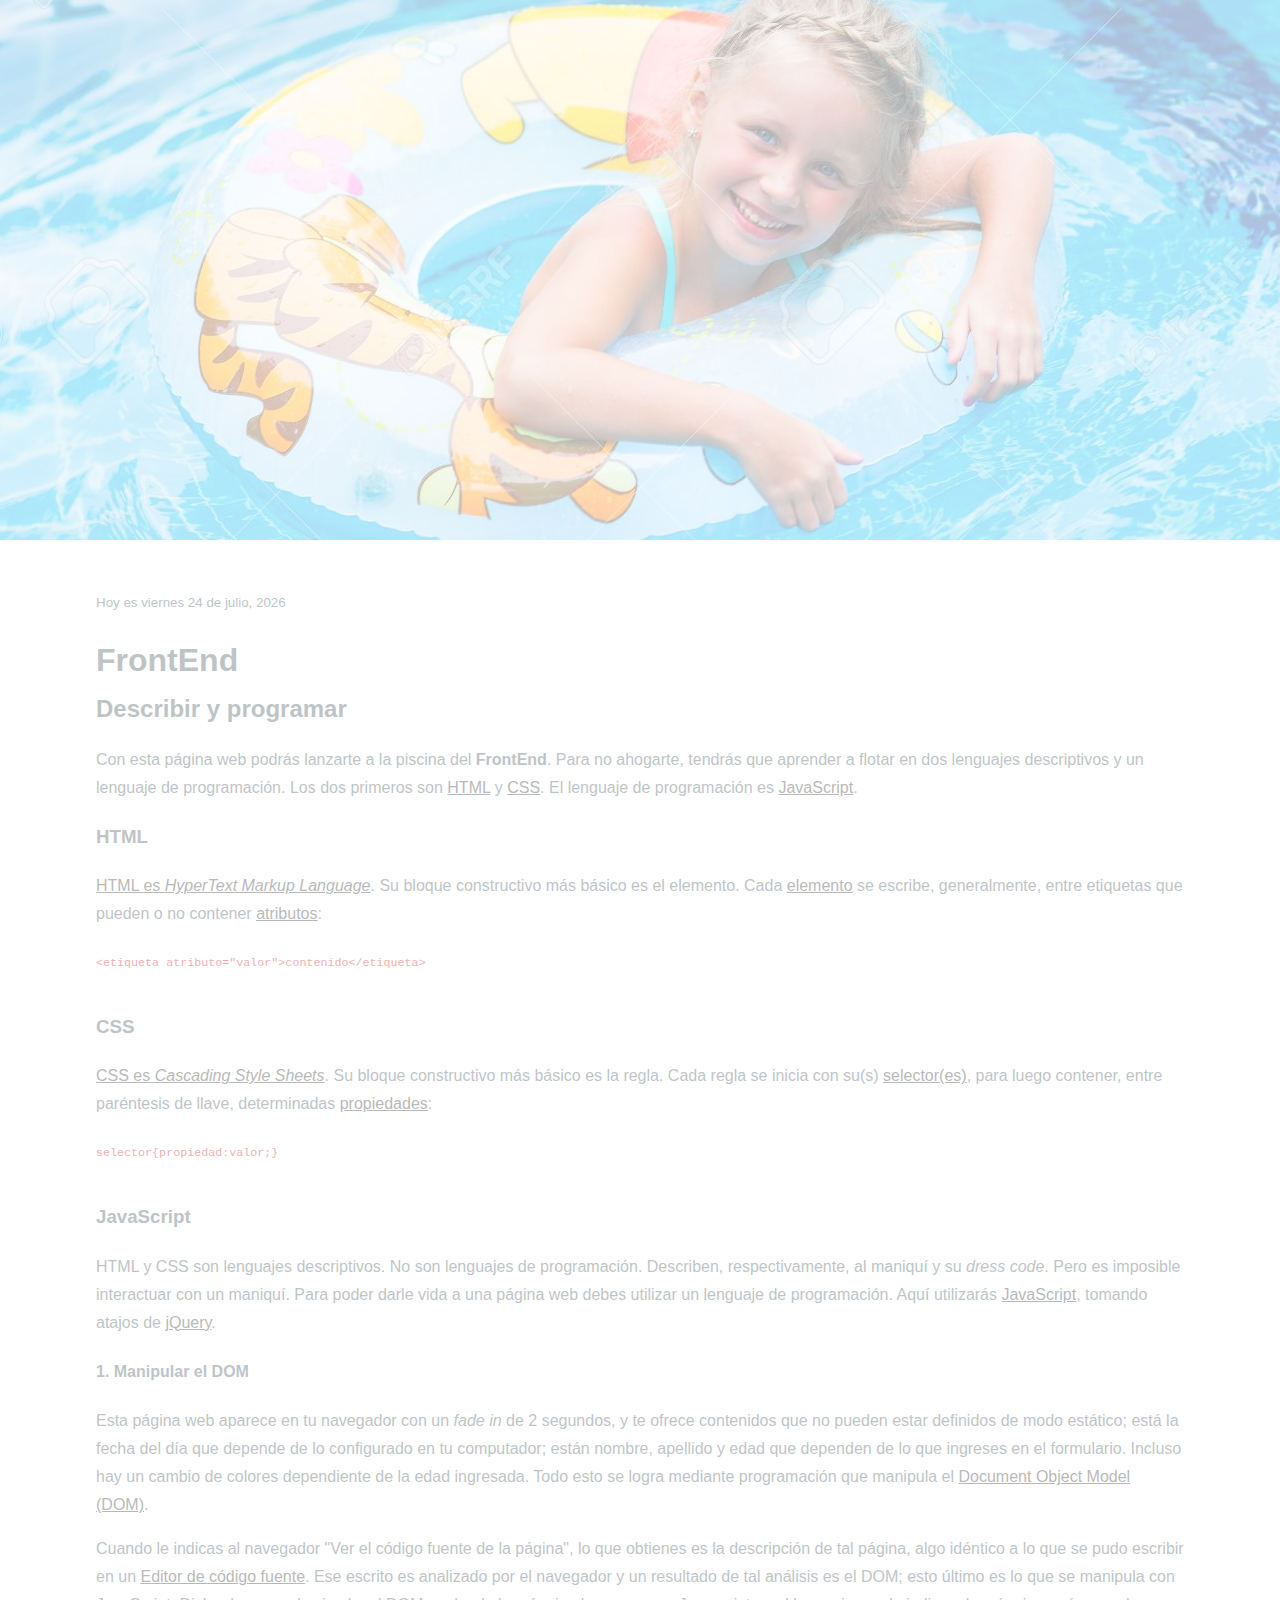
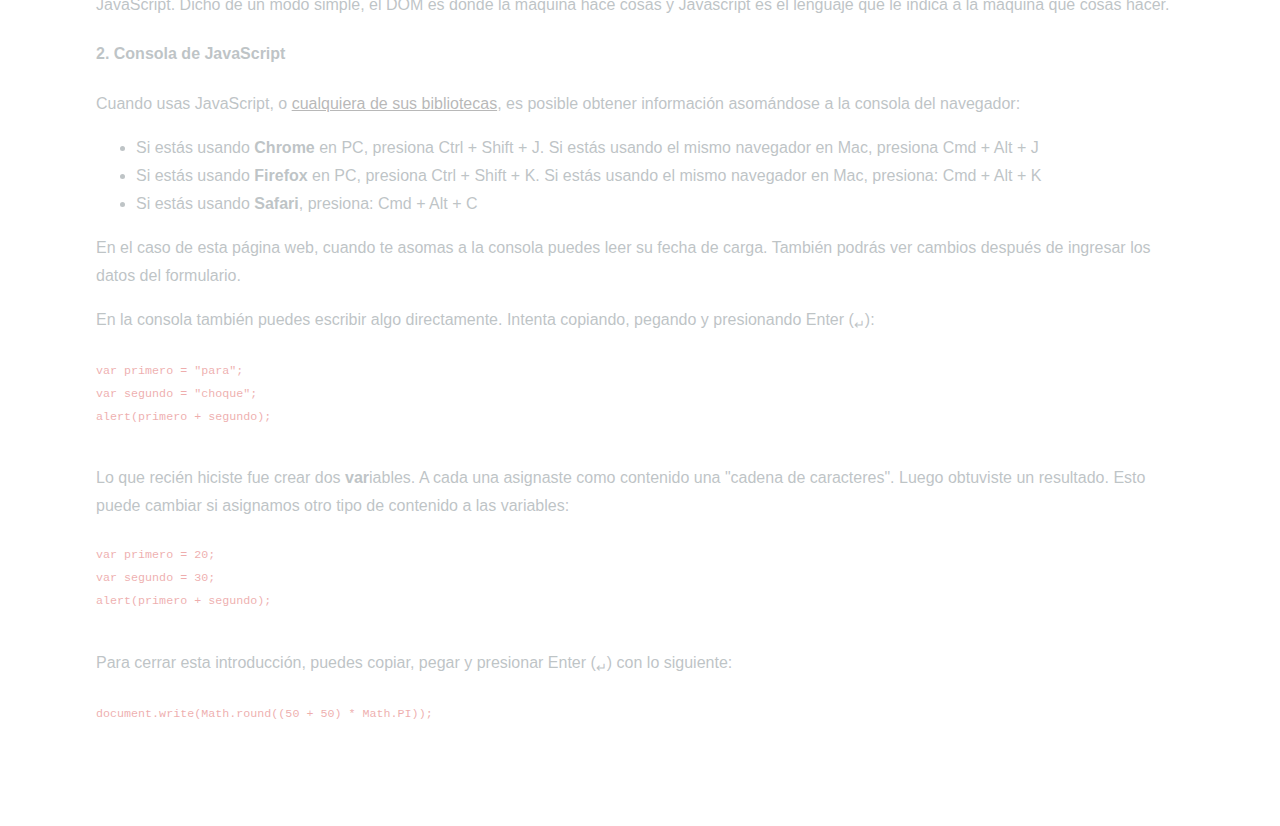
<file: clase-02/index.html>
<!doctype html>
<html lang="es">
<head>
<meta charset="utf-8">
<meta name="viewport" content="width=device-width, initial-scale=1, shrink-to-fit=no">
<title>FrontEnd | Describir y programar</title>
<link rel="stylesheet" href="https://use.fontawesome.com/releases/v5.7.2/css/all.css" integrity="sha384-fnmOCqbTlWIlj8LyTjo7mOUStjsKC4pOpQbqyi7RrhN7udi9RwhKkMHpvLbHG9Sr" crossorigin="anonymous">
<link rel="stylesheet" href="estilo.css">
</head>
<body class="hidden">
  <a id="scrolling" href="#"><i class="fas fa-2x fa-arrow-circle-up"></i></a>
  <div class="imagen"></div>
  <div class="texto">
    <p><small></small></p>    
    <h1>FrontEnd</h1>
    <h2>Describir y programar</h2>
    <p>Con esta página web podrás lanzarte a la piscina del <strong>FrontEnd</strong>. Para no ahogarte, tendrás que aprender a flotar en dos lenguajes descriptivos y un lenguaje de programación. Los dos primeros son <a href="#html">HTML</a> y <a href="#css">CSS</a>. El lenguaje de programación es <a href="#js">JavaScript</a>.</p>
    <h3 id="html">HTML</h3>
    <p><a href="https://github.com/profesorfaco/modulo-web/wiki/HTML" title="Wiki del Repositorio" target="_blank">HTML es <span lang="en">HyperText Markup Language</span></a>. Su bloque constructivo más básico es el elemento. Cada <a href="https://developer.mozilla.org/es/docs/Web/HTML/Elemento" target="_blank" title="Referencia de Elementos HTML">elemento</a> se escribe, generalmente, entre etiquetas que pueden o no contener <a href="https://developer.mozilla.org/es/docs/Web/HTML/Atributos" title="Referencia de Atributos HTML" target="_blank">atributos</a>:</p>
    <pre><code>&lt;etiqueta atributo="valor"&gt;contenido&lt;/etiqueta&gt;</code></pre>
    <h3 id="css">CSS</h3>
    <p><a href="https://github.com/profesorfaco/bases/wiki/CSS" title="Wiki del Repositorio" target="_blank">CSS es <span lang="en">Cascading Style Sheets</span></a>. Su bloque constructivo más básico es la regla. Cada regla se inicia con su(s) <a href="https://developer.mozilla.org/es/docs/Web/CSS/Referencia_CSS#Selectores" target="_blank" title="Referencia CSS">selector(es)</a>, para luego contener, entre paréntesis de llave, determinadas <a href="https://www.w3schools.com/cssref/default.asp" target="_blank" title="CSS Properties">propiedades</a>:</p>
    <pre><code>selector{propiedad:valor;}</code></pre>
    <h3 id="js">JavaScript</h3>
    <p>HTML y CSS son lenguajes descriptivos. No son lenguajes de programación. Describen, respectivamente, al maniquí y su <span lang="en">dress code</span>. Pero es imposible interactuar con un maniquí. Para poder darle vida a una página web debes utilizar un lenguaje de programación. Aquí utilizarás <a href="https://github.com/profesorfaco/bases/wiki/JavaScript" title="Wiki del Repositorio" target="_blank">JavaScript</a>, tomando atajos de <a href="https://github.com/profesorfaco/bases/wiki/jQuery" title="Wiki del Repositorio" target="_blank">jQuery</a>.</p>
    <h4>1. Manipular el DOM</h4>
    <p>Esta página web aparece en tu navegador con un <span lang="en">fade in</span> de 2 segundos, y te ofrece contenidos que no pueden estar definidos de modo estático; está la fecha del día que depende de lo configurado en tu computador; están nombre, apellido y edad que dependen de lo que ingreses en el formulario. Incluso hay un cambio de colores dependiente de la edad ingresada. Todo esto se logra mediante programación que manipula el <a href="https://es.wikipedia.org/wiki/Document_Object_Model" title="Wikipedia" target="_blank">Document Object Model (DOM)</a>.</p>
    <p>Cuando le indicas al navegador "Ver el código fuente de la página", lo que obtienes es la descripción de tal página, algo idéntico a lo que se pudo escribir en un <a href="https://es.wikipedia.org/wiki/Editor_de_código_fuente" title="Wikipedia" target="_blank">Editor de código fuente</a>. Ese escrito es analizado por el navegador y un resultado de tal análisis es el DOM; esto último es lo que se manipula con JavaScript. Dicho de un modo simple, el DOM es donde la máquina hace cosas y Javascript es el lenguaje que le indica a la máquina qué cosas hacer.</p>
    <h4>2. Consola de JavaScript</h4>
    <p>Cuando usas JavaScript, o <a href="https://www.javascripting.com/" target="_blank" title="JavaScripting.com | The Database of JavaScript Libraries">cualquiera de sus bibliotecas</a>, es posible obtener información asomándose a la consola del navegador:</p>
    <ul>
      <li>Si estás usando <strong>Chrome</strong> en PC, presiona Ctrl + Shift + J. Si estás usando el mismo navegador en Mac, presiona Cmd + Alt + J</li>
      <li>Si estás usando <strong>Firefox</strong> en PC, presiona Ctrl + Shift + K. Si estás usando el mismo navegador en Mac, presiona: Cmd + Alt + K</li>
      <li>Si estás usando <strong>Safari</strong>, presiona: Cmd + Alt + C</li>
    </ul>
    <p>En el caso de esta página web, cuando te asomas a la consola puedes leer su fecha de carga. También podrás ver cambios después de ingresar los datos del formulario.</p>
    <p>En la consola también puedes escribir algo directamente. Intenta copiando, pegando y presionando Enter (<sub>&crarr;</sub>):</p>
    <pre><code>var primero = "para";
var segundo = "choque";
alert(primero + segundo);</code></pre>
    <p>Lo que recién hiciste fue crear dos <strong>var</strong>iables. A cada una asignaste como contenido una "cadena de caracteres". Luego obtuviste un resultado. Esto puede cambiar si asignamos otro tipo de contenido a las variables:</p>
    <pre><code>var primero = 20;
var segundo = 30;
alert(primero + segundo);</code></pre>
    <p>Para cerrar esta introducción, puedes copiar, pegar y presionar Enter (<sub>&crarr;</sub>) con lo siguiente:</p>
    <pre><code>document.write(Math.round((50 + 50) * Math.PI));</code></pre>
  </div>
  <script src="https://ajax.googleapis.com/ajax/libs/jquery/3.3.1/jquery.min.js"></script>
  <script src="interactuar.js"></script>
</body>
</html>
</file>
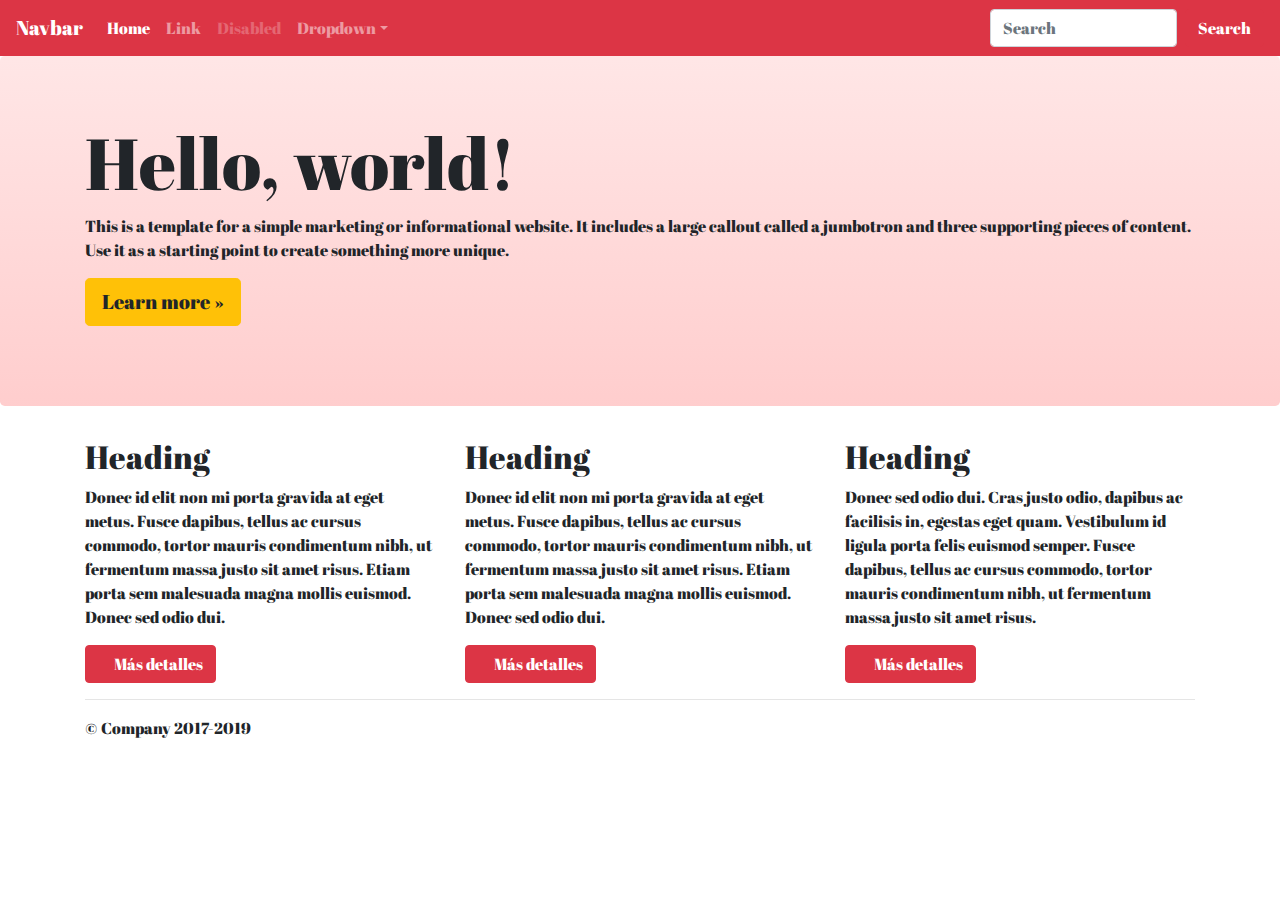
<file: clase-04/index.html>
<!doctype html>
<html lang="es">
  <head>
    <!-- reutilizar este comentario -->
    <meta charset="utf-8">
    <meta name="viewport" content="width=device-width, initial-scale=1, shrink-to-fit=no">
    <!-- CSS de Bootstrap-->
    <link rel="stylesheet" href="https://stackpath.bootstrapcdn.com/bootstrap/4.3.1/css/bootstrap.min.css" integrity="sha384-ggOyR0iXCbMQv3Xipma34MD+dH/1fQ784/j6cY/iJTQUOhcWr7x9JvoRxT2MZw1T" crossorigin="anonymous">
    <!-- Mi CSS-->    
    <link rel="stylesheet" href="style.css">
    <link rel="stylesheet" href="https://use.fontawesome.com/releases/v5.8.1/css/all.css" integrity="sha384-50oBUHEmvpQ+1lW4y57PTFmhCaXp0ML5d60M1M7uH2+nqUivzIebhndOJK28anvf" crossorigin="anonymous">    
    <title>Hola mundo</title>
  </head>
  <body>

   <nav class="navbar navbar-expand-md navbar-dark fixed-top bg-danger">
  <a class="navbar-brand" href="#">Navbar</a>
  <button class="navbar-toggler" type="button" data-toggle="collapse" data-target="#navbarsExampleDefault" aria-controls="navbarsExampleDefault" aria-expanded="false" aria-label="Toggle navigation">
    <span class="navbar-toggler-icon"></span>
  </button>

  <div class="collapse navbar-collapse" id="navbarsExampleDefault">
    <ul class="navbar-nav mr-auto">
      <li class="nav-item active">
        <a class="nav-link" href="#">Home <span class="sr-only">(current)</span></a>
      </li>
      <li class="nav-item">
        <a class="nav-link" href="#">Link</a>
      </li>
      <li class="nav-item">
        <a class="nav-link disabled" href="#">Disabled</a>
      </li>
      <li class="nav-item dropdown">
        <a class="nav-link dropdown-toggle" href="#" id="dropdown01" data-toggle="dropdown" aria-haspopup="true" aria-expanded="false">Dropdown</a>
        <div class="dropdown-menu" aria-labelledby="dropdown01">
          <a class="dropdown-item" href="#">Action</a>
          <a class="dropdown-item" href="#">Another action</a>
          <a class="dropdown-item" href="#">Something else here</a>
        </div>
      </li>
    </ul>
    <form class="form-inline my-2 my-lg-0">
      <input class="form-control mr-sm-2" type="text" placeholder="Search" aria-label="Search">
      <button class="btn btn-danger my-2 my-sm-0" type="submit">Search</button>
    </form>
  </div>
</nav>

<main role="main">

  <!-- Main jumbotron for a primary marketing message or call to action -->
  <div class="jumbotron">
    <div class="container">
      <h1 class="display-3">Hello, world!</h1>
      <p>This is a template for a simple marketing or informational website. It includes a large callout called a jumbotron and three supporting pieces of content. Use it as a starting point to create something more unique.</p>
      <p><a class="btn btn-warning btn-lg" href="#" role="button">Learn more &raquo;</a></p>
    </div>
  </div>

  <div class="container">
    <!-- Example row of columns -->
    <div class="row">
      
      <div class="col-12 col-sm-6 col-md-4">
        <h2>Heading</h2>
        <p>Donec id elit non mi porta gravida at eget metus. Fusce dapibus, tellus ac cursus commodo, tortor mauris condimentum nibh, ut fermentum massa justo sit amet risus. Etiam porta sem malesuada magna mollis euismod. Donec sed odio dui. </p>
        <!-- Button trigger modal -->
        <button type="button" class="btn btn-danger" data-toggle="modal" data-target="#primerModal">
          <i class="far fa-3x fa-smile-wink mr-3"></i> Más detalles
        </button>
      </div>
      
      <div class="col-12 col-sm-6 col-md-4">
        <h2>Heading</h2>
        <p>Donec id elit non mi porta gravida at eget metus. Fusce dapibus, tellus ac cursus commodo, tortor mauris condimentum nibh, ut fermentum massa justo sit amet risus. Etiam porta sem malesuada magna mollis euismod. Donec sed odio dui. </p>
        <!-- Button trigger modal -->
        <button type="button" class="btn btn-danger" data-toggle="modal" data-target="#segundoModal">
          <i class="fas fa-3x fa-frog mr-3"></i> Más detalles
        </button>
      </div>
      
      <div class="col-12 col-sm-6 col-md-4">
        <h2>Heading</h2>
        <p>Donec sed odio dui. Cras justo odio, dapibus ac facilisis in, egestas eget quam. Vestibulum id ligula porta felis euismod semper. Fusce dapibus, tellus ac cursus commodo, tortor mauris condimentum nibh, ut fermentum massa justo sit amet risus.</p>
        <!-- Button trigger modal -->
        <button type="button" class="btn btn-danger" data-toggle="modal" data-target="#tercerModal">
          <i class="far fa-3x fa-laugh-wink mr-3"></i> Más detalles
        </button>
      </div>

    </div> <!-- /row -->
    <hr>
  </div> <!-- /container -->

</main>
<footer class="container"><p>&copy; Company 2017-2019</p></footer>
      <!-- Primer Modal -->
        <div class="modal fade" id="primerModal" tabindex="-1" role="dialog" aria-labelledby="exampleModalLabel" aria-hidden="true">
          <div class="modal-dialog" role="document">
            <div class="modal-content">
              <div class="modal-header">
                <h5 class="modal-title" id="exampleModalLabel">Modal title</h5>
                <button type="button" class="close" data-dismiss="modal" aria-label="Close">
                  <span aria-hidden="true">&times;</span>
                </button>
              </div>
              <div class="modal-body">
                ...
              </div>
              <div class="modal-footer">
                <button type="button" class="btn btn-secondary" data-dismiss="modal">Close</button>
                <button type="button" class="btn btn-primary">Save changes</button>
              </div>
            </div>
          </div>
        </div>
        <!-- Segundo Modal -->
        <div class="modal fade" id="segundoModal" tabindex="-1" role="dialog" aria-labelledby="exampleModalLabel" aria-hidden="true">
          <div class="modal-dialog" role="document">
            <div class="modal-content">
              <div class="modal-header">
                <h5 class="modal-title" id="exampleModalLabel">Modal title</h5>
                <button type="button" class="close" data-dismiss="modal" aria-label="Close">
                  <span aria-hidden="true">&times;</span>
                </button>
              </div>
              <div class="modal-body">
                ...
              </div>
              <div class="modal-footer">
                <button type="button" class="btn btn-secondary" data-dismiss="modal">Close</button>
                <button type="button" class="btn btn-primary">Save changes</button>
              </div>
            </div>
          </div>
        </div>
        <!-- Tercer Modal -->
        <div class="modal fade" id="tercerModal" tabindex="-1" role="dialog" aria-labelledby="exampleModalLabel" aria-hidden="true">
          <div class="modal-dialog" role="document">
            <div class="modal-content">
              <div class="modal-header">
                <h5 class="modal-title" id="exampleModalLabel">Modal title</h5>
                <button type="button" class="close" data-dismiss="modal" aria-label="Close">
                  <span aria-hidden="true">&times;</span>
                </button>
              </div>
              <div class="modal-body">
                ...
              </div>
              <div class="modal-footer">
                <button type="button" class="btn btn-secondary" data-dismiss="modal">Close</button>
                <button type="button" class="btn btn-primary">Save changes</button>
              </div>
            </div>
          </div>
        </div>    
    <!-- Optional JavaScript -->
    <!-- jQuery first, then Popper.js, then Bootstrap JS -->
    <script src="https://ajax.googleapis.com/ajax/libs/jquery/3.3.1/jquery.min.js"></script>
    <script src="https://cdnjs.cloudflare.com/ajax/libs/popper.js/1.14.7/umd/popper.min.js" integrity="sha384-UO2eT0CpHqdSJQ6hJty5KVphtPhzWj9WO1clHTMGa3JDZwrnQq4sF86dIHNDz0W1" crossorigin="anonymous"></script>
    <script src="https://stackpath.bootstrapcdn.com/bootstrap/4.3.1/js/bootstrap.min.js" integrity="sha384-JjSmVgyd0p3pXB1rRibZUAYoIIy6OrQ6VrjIEaFf/nJGzIxFDsf4x0xIM+B07jRM" crossorigin="anonymous"></script>
  </body>
</html>
</file>
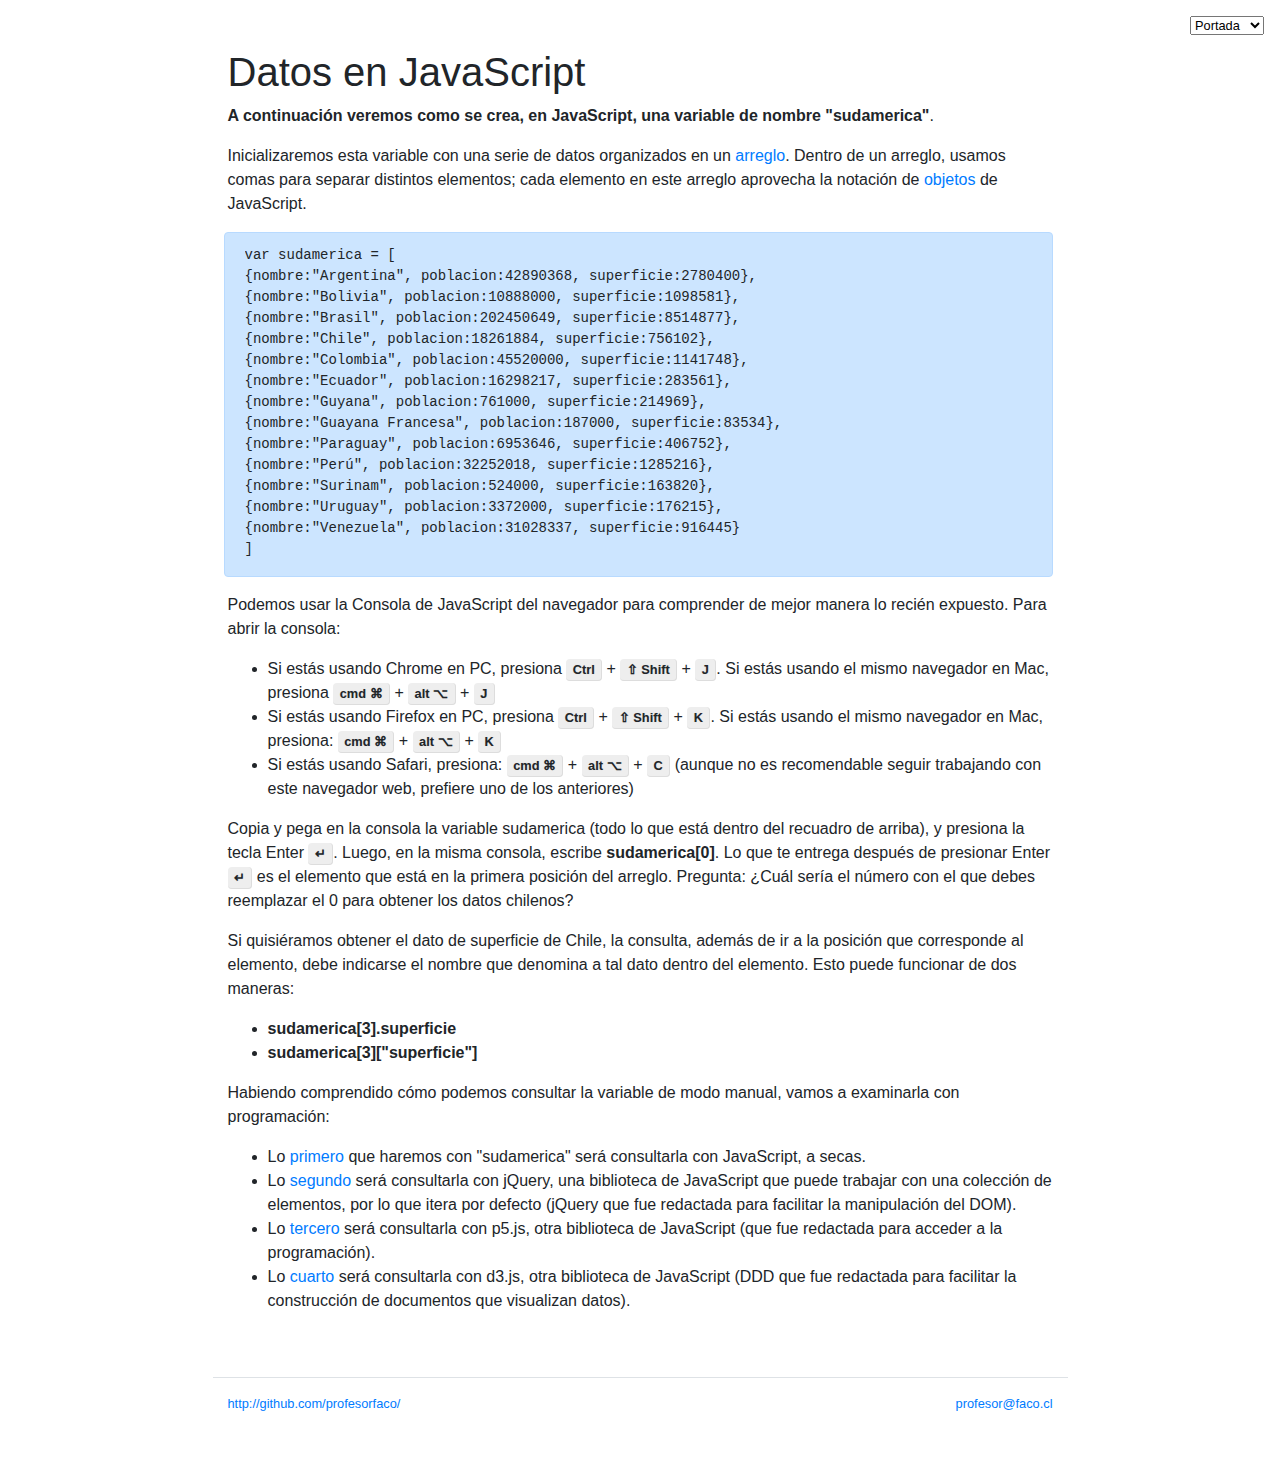
<file: clase-07/index.html>
<!doctype html>
<html lang="en">

<head>
    <!-- Required meta tags -->
    <meta charset="utf-8">
    <meta name="viewport" content="width=device-width, initial-scale=1, shrink-to-fit=no">
    <link rel="stylesheet" href="css/bootstrap.min.css">
    <link rel="stylesheet" href="css/style.css">
    <title>Datos en JavaScript</title>
</head>

<body>
    <select onchange="location=this.value;">
        <option value="index.html" selected>Portada</option>
        <option value="primero.html">Primero</option>
        <option value="segundo.html">Segundo</option>
        <option value="tercero.html">Tercero</option>
        <option value="cuarto.html">Cuarto</option>
    </select>
    <div class="container">
        <div class="row">
            <div class="col-12 col-sm-11 col-md-10 col-lg-9 mx-auto py-5">
                <h1>Datos en JavaScript</h1>
                <p><strong>A continuación veremos como se crea, en JavaScript, una variable de nombre "sudamerica"</strong>.</p>
                <p>Inicializaremos esta variable con una serie de datos organizados en un <a href="https://developer.mozilla.org/es/docs/Web/JavaScript/Referencia/Objetos_globales/Array" target="_blank">arreglo</a>. Dentro de un arreglo, usamos comas para separar distintos elementos; cada elemento en este arreglo aprovecha la notación de <a href="https://developer.mozilla.org/es/docs/Learn/JavaScript/Objects/Basics" target="_blank">objetos</a> de JavaScript.</p>
<div class="alert alert-primary">
                <pre><code data-lang="js">var sudamerica = [
{nombre:"Argentina", poblacion:42890368, superficie:2780400},
{nombre:"Bolivia", poblacion:10888000, superficie:1098581},
{nombre:"Brasil", poblacion:202450649, superficie:8514877},
{nombre:"Chile", poblacion:18261884, superficie:756102},
{nombre:"Colombia", poblacion:45520000, superficie:1141748},
{nombre:"Ecuador", poblacion:16298217, superficie:283561},
{nombre:"Guyana", poblacion:761000, superficie:214969},
{nombre:"Guayana Francesa", poblacion:187000, superficie:83534},
{nombre:"Paraguay", poblacion:6953646, superficie:406752},
{nombre:"Perú", poblacion:32252018, superficie:1285216},
{nombre:"Surinam", poblacion:524000, superficie:163820},
{nombre:"Uruguay", poblacion:3372000, superficie:176215},
{nombre:"Venezuela", poblacion:31028337, superficie:916445}
]
</code></pre>
</div>
                <p>Podemos usar la Consola de JavaScript del navegador para comprender de mejor manera lo recién expuesto. Para abrir la consola:</p>
                <ul>
                    <li>Si estás usando Chrome en PC, presiona <span>Ctrl</span> + <span>⇧ Shift</span> + <span>J</span>. Si estás usando el mismo navegador en Mac, presiona <span>cmd ⌘</span> + <span>alt ⌥</span> + <span>J</span></li>
                    <li>Si estás usando Firefox en PC, presiona <span>Ctrl</span> + <span>⇧ Shift</span> + <span>K</span>. Si estás usando el mismo navegador en Mac, presiona: <span>cmd ⌘</span> + <span>alt ⌥</span> + <span>K</span></li>
                    <li>Si estás usando Safari, presiona: <span>cmd ⌘</span> + <span>alt ⌥</span> + <span>C</span> (aunque no es recomendable seguir trabajando con este navegador web, prefiere uno de los anteriores)</li>
                </ul>
                <p>Copia y pega en la consola la variable sudamerica (todo lo que está dentro del recuadro de arriba), y presiona la tecla Enter <span>&crarr;</span>. Luego, en la misma consola, escribe <strong>sudamerica[0]</strong>. Lo que te entrega después de presionar Enter <span>&crarr;</span> es el elemento que está en la primera posición del arreglo. Pregunta: ¿Cuál sería el número con el que debes reemplazar el 0 para obtener los datos chilenos?</p>
                <p>Si quisiéramos obtener el dato de superficie de Chile, la consulta, además de ir a la posición que corresponde al elemento, debe indicarse el nombre que denomina a tal dato dentro del elemento. Esto puede funcionar de dos maneras:</p>
                <ul>
                    <li><strong>sudamerica[3].superficie</strong></li>
                    <li><strong>sudamerica[3]["superficie"]</strong></li>
                </ul>
                <p>Habiendo comprendido cómo podemos consultar la variable de modo manual, vamos a examinarla con programación:</p>
                <ul>
                    <li>Lo <a href="primero.html">primero</a> que haremos con "sudamerica" será consultarla con JavaScript, a secas.</li>
                    <li>Lo <a href="segundo.html">segundo</a> será consultarla con jQuery, una biblioteca de JavaScript que puede trabajar con una colección de elementos, por lo que itera por defecto (jQuery que fue redactada para facilitar la manipulación del DOM).</li>
                    <li>Lo <a href="tercero.html">tercero</a> será consultarla con p5.js, otra biblioteca de JavaScript (que fue redactada para acceder a la programación).</li>
                    <li>Lo <a href="cuarto.html">cuarto</a> será consultarla con d3.js, otra biblioteca de JavaScript (DDD que fue redactada para facilitar la construcción de documentos que visualizan datos).</li>
                </ul>
            </div>
        </div>
    </div>
    <footer class="container">
        <div class="row">
            <div class="col-12 col-sm-11 col-md-10 col-lg-9 mx-auto pt-3 pb-5 border-top small text-muted d-flex justify-content-between align-items-center">
                <div><a href="http://github.com/profesorfaco">http://github.com/profesorfaco/</a></div>
                <div><a href="mailto:profesor@faco.cl">profesor@faco.cl</a></div>
            </div>
        </div>
    </footer>
</body>

</html>
</file>
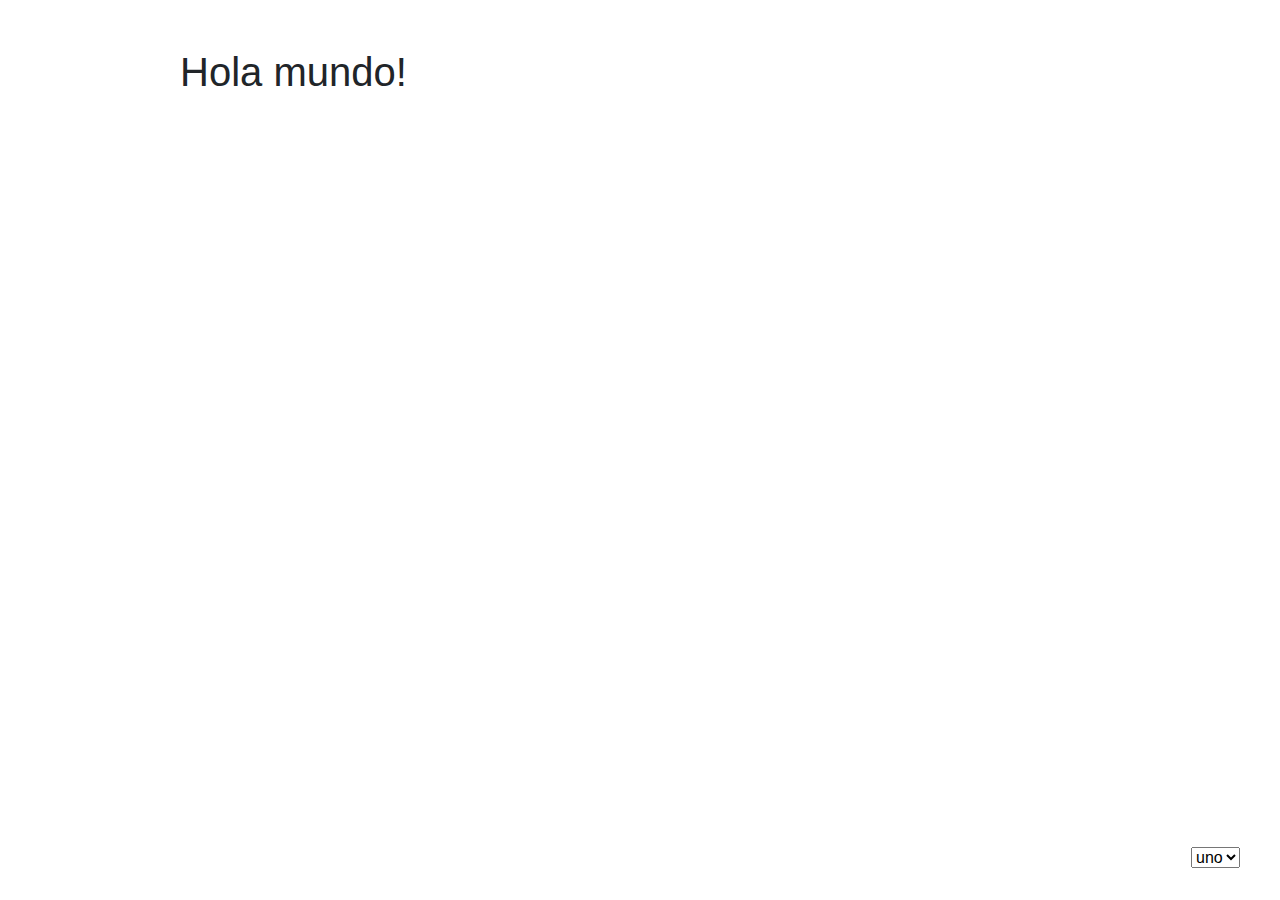
<file: clase-09/index.html>
<!doctype html>
<html lang="es">
  <head>
    <meta charset="utf-8">
    <meta name="viewport" content="width=device-width, initial-scale=1, shrink-to-fit=no">
    <link rel="stylesheet" href="https://stackpath.bootstrapcdn.com/bootstrap/4.3.1/css/bootstrap.min.css" integrity="sha384-ggOyR0iXCbMQv3Xipma34MD+dH/1fQ784/j6cY/iJTQUOhcWr7x9JvoRxT2MZw1T" crossorigin="anonymous">
    <link rel="stylesheet" href="style.css">
    <title>Hello, world!</title>
  </head>
  <body>
    <div class="container">
      <div class="row py-5">
        <div class="col-11 col-sm-10 mx-auto">
          <h1>Hello, world!</h1>  
        </div>  
      </div>      
    </div>
      <select id="menu" onchange="location=this.value;">
        <option value="index.html" selected>uno</option>
        <option value="dos.html">dos</option>
        <option value="tres.html">tres</option>
    </select>
    <!-- debes cambiar esta versión de jQuery-->
    <script src="https://code.jquery.com/jquery-3.3.1.slim.min.js" integrity="sha384-q8i/X+965DzO0rT7abK41JStQIAqVgRVzpbzo5smXKp4YfRvH+8abtTE1Pi6jizo" crossorigin="anonymous"></script>
    <!-- después de jQuery viene Popper.js y luego Bootstrap JS -->
    <script src="https://cdnjs.cloudflare.com/ajax/libs/popper.js/1.14.7/umd/popper.min.js" integrity="sha384-UO2eT0CpHqdSJQ6hJty5KVphtPhzWj9WO1clHTMGa3JDZwrnQq4sF86dIHNDz0W1" crossorigin="anonymous"></script>
    <script src="https://stackpath.bootstrapcdn.com/bootstrap/4.3.1/js/bootstrap.min.js" integrity="sha384-JjSmVgyd0p3pXB1rRibZUAYoIIy6OrQ6VrjIEaFf/nJGzIxFDsf4x0xIM+B07jRM" crossorigin="anonymous"></script>
    <!-- después de ir por las bibliotecas, puedes aprovecharlas-->
    <script>
      //en el código fuente, h1 contiene un mensaje distinto del que se ve
      document.getElementsByTagName("h1")[0].innerHTML = "Hola mundo!";
    </script>
  </body>
</html>
</file>
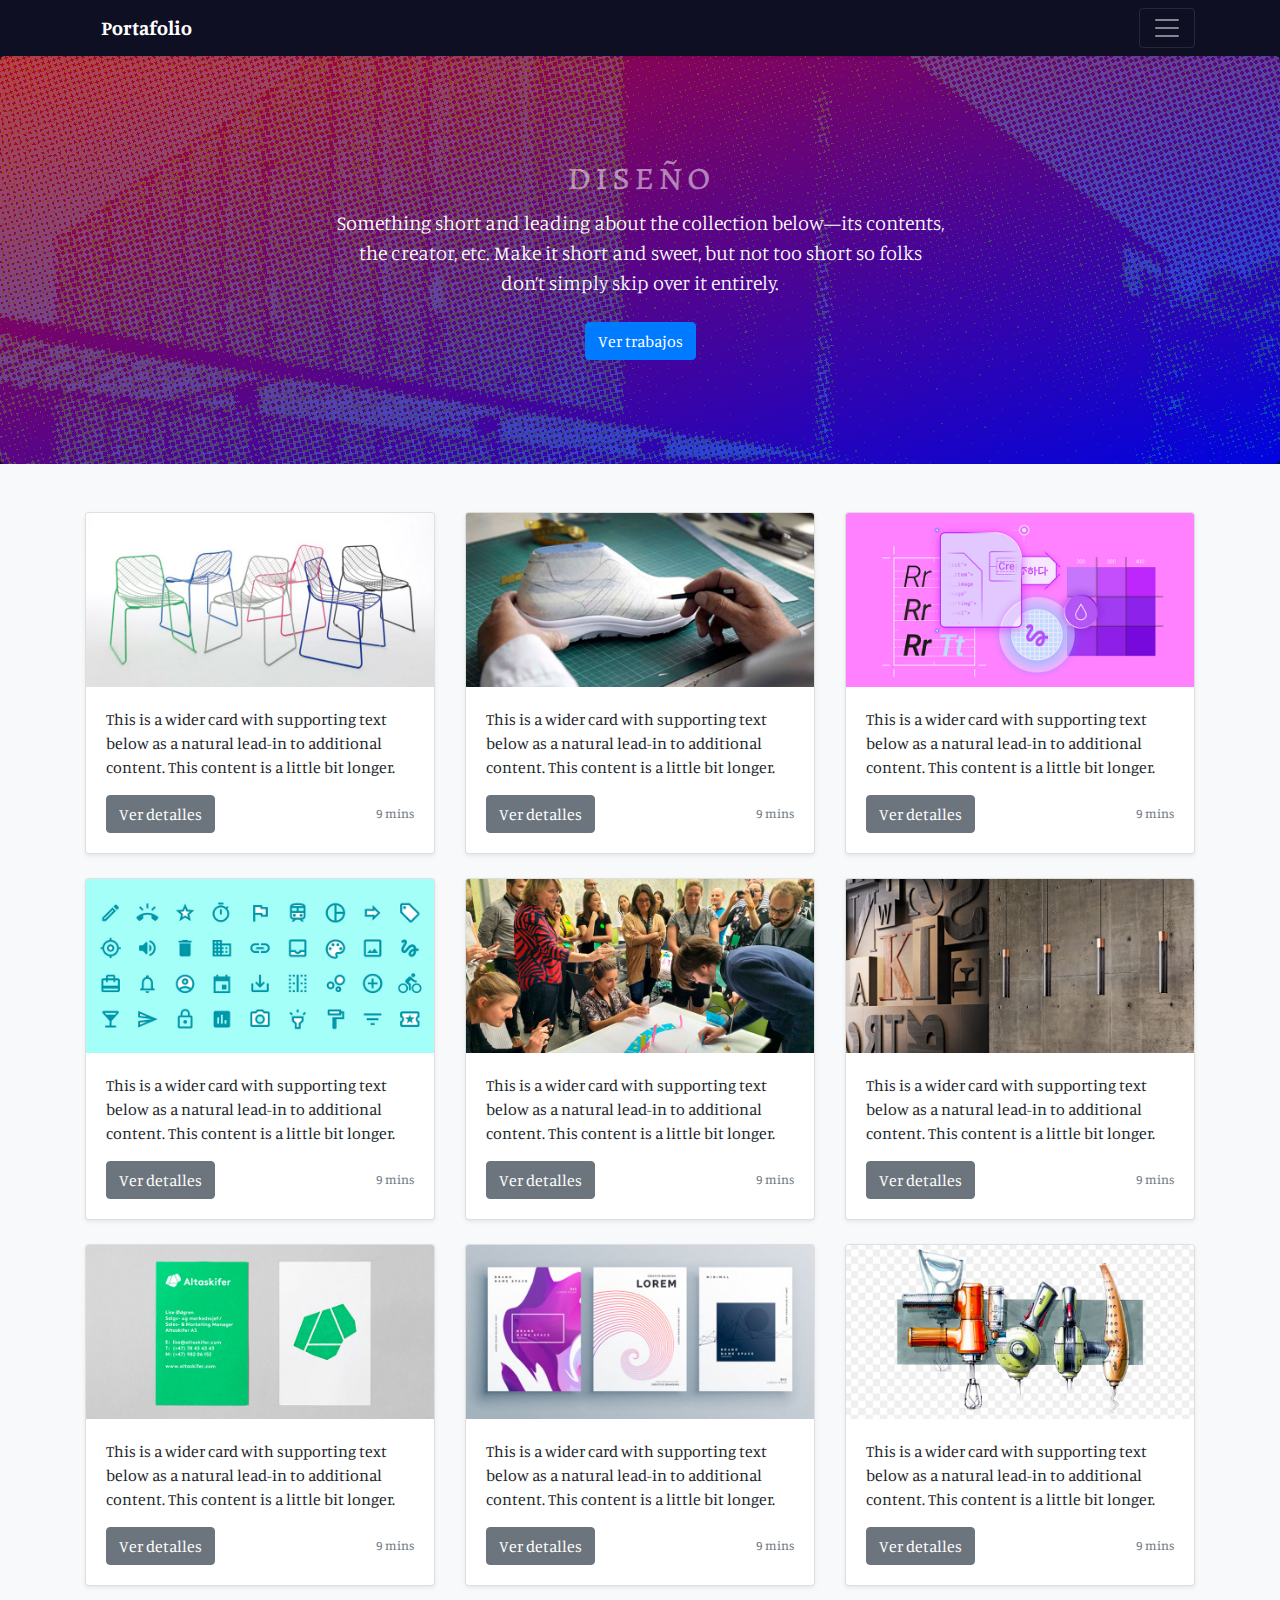
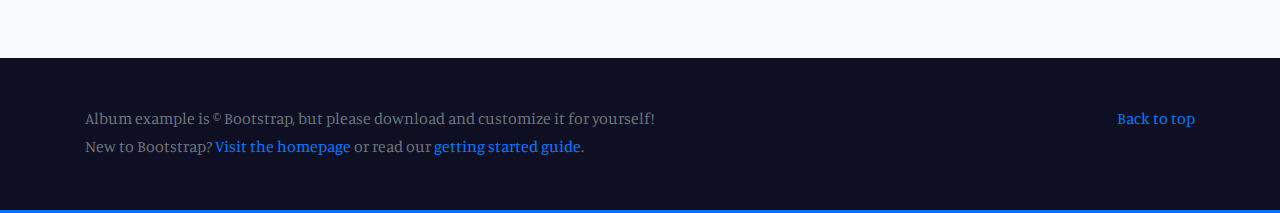
<file: clase-06/ejemplo-album/index.html>
<!doctype html>
<html lang="en">
  <head>
    <meta charset="utf-8">
    <meta name="viewport" content="width=device-width, initial-scale=1, shrink-to-fit=no">
    <title>Album example · Bootstrap</title>
    <!-- Bootstrap core CSS -->
    <link rel="stylesheet" href="https://stackpath.bootstrapcdn.com/bootstrap/4.3.1/css/bootstrap.min.css" integrity="sha384-ggOyR0iXCbMQv3Xipma34MD+dH/1fQ784/j6cY/iJTQUOhcWr7x9JvoRxT2MZw1T" crossorigin="anonymous">
    <link rel="stylesheet" href="https://use.fontawesome.com/releases/v5.8.1/css/all.css" integrity="sha384-50oBUHEmvpQ+1lW4y57PTFmhCaXp0ML5d60M1M7uH2+nqUivzIebhndOJK28anvf" crossorigin="anonymous">
    <link href="estilo.css" rel="stylesheet">
  </head>
  <body>
    <header>
  <div class="collapse" id="navbarHeader">
    <div class="container">
      <div class="row">
        <div class="col-sm-8 col-md-7 py-4">
          <h4 class="text-white">Sobre mí</h4>
          <p class="text-muted">Etiam aliquet enim id lacinia imperdiet. Praesent dapibus venenatis enim, vitae convallis massa maximus tempor. Donec vestibulum cursus orci, in pellentesque ligula hendrerit at. Sed ut lacus diam. Vestibulum pharetra ullamcorper ante eu viverra. Praesent et augue et eros volutpat sagittis. Quisque a interdum ligula. Vestibulum blandit nibh et diam ullamcorper vehicula.</p>
        </div>
        <div class="col-sm-4 offset-md-1 py-4">
          <h4 class="text-white">Contact</h4>
          <ul class="list-unstyled">
            <li><a href="#" class="text-white">Follow on Twitter</a></li>
            <li><a href="#" class="text-white">Like on Facebook</a></li>
            <li><a href="#" class="text-white">Email me</a></li>
          </ul>
        </div>
      </div>
    </div>
  </div>
  <div class="navbar navbar-dark shadow-sm">
    <div class="container d-flex justify-content-between">
      <a href="#" class="navbar-brand d-flex align-items-center">
        <i class="fas fa-gifts mr-3"></i> <strong>Portafolio</strong>
      </a>
      <button class="navbar-toggler" type="button" data-toggle="collapse" data-target="#navbarHeader" aria-controls="navbarHeader" aria-expanded="false" aria-label="Toggle navigation">
        <span class="navbar-toggler-icon"></span>
      </button>
    </div>
  </div>
</header>

<main role="main">

  <section class="jumbotron text-center">
    <div class="container">
      <h1 class="jumbotron-heading">Diseño</h1>
      <p class="lead text-white">Something short and leading about the collection below—its contents, the creator, etc. Make it short and sweet, but not too short so folks don’t simply skip over it entirely.</p>
      <p>
        <a href="#portfolio" class="btn btn-primary my-2">Ver trabajos</a>
      </p>
    </div>
  </section>

  <div class="album py-5 bg-light" id="portfolio">
    <div class="container">

      <div class="row">
        <div class="col-md-4">
          <div class="card mb-4 shadow-sm">
            <img src="images/mono-1.jpg" class="card-img-top">
            <div class="card-body">
              <p class="card-text">This is a wider card with supporting text below as a natural lead-in to additional content. This content is a little bit longer.</p>
              <div class="d-flex justify-content-between align-items-center">
                <div class="btn-group">

                <!-- Button trigger modal 1 -->
                <button type="button" class="btn btn-secondary" data-toggle="modal" data-target="#primerModal">
                  Ver detalles
                </button>

                </div>
                <small class="text-muted">9 mins</small>
              </div>
            </div>
          </div>
        </div>
        <div class="col-md-4">
          <div class="card mb-4 shadow-sm">
            <img src="images/mono-2.jpg" class="card-img-top">
            <div class="card-body">
              <p class="card-text">This is a wider card with supporting text below as a natural lead-in to additional content. This content is a little bit longer.</p>
              <div class="d-flex justify-content-between align-items-center">
                <div class="btn-group">

                <!-- Button trigger modal 2 -->
                <button type="button" class="btn btn-secondary" data-toggle="modal" data-target="#segundoModal">
                  Ver detalles
                </button>

                </div>
                <small class="text-muted">9 mins</small>
              </div>
            </div>
          </div>
        </div>
        <div class="col-md-4">
          <div class="card mb-4 shadow-sm">
            <img src="images/mono-3.jpg" class="card-img-top">
            <div class="card-body">
              <p class="card-text">This is a wider card with supporting text below as a natural lead-in to additional content. This content is a little bit longer.</p>
              <div class="d-flex justify-content-between align-items-center">
                <div class="btn-group">
 
                <!-- Button trigger modal 3 -->
                <button type="button" class="btn btn-secondary" data-toggle="modal" data-target="#tercerModal">
                  Ver detalles
                </button>

                </div>
                <small class="text-muted">9 mins</small>
              </div>
            </div>
          </div>
        </div>

        <div class="col-md-4">
          <div class="card mb-4 shadow-sm">
            <img src="images/mono-4.jpg" class="card-img-top">
            <div class="card-body">
              <p class="card-text">This is a wider card with supporting text below as a natural lead-in to additional content. This content is a little bit longer.</p>
              <div class="d-flex justify-content-between align-items-center">
                <div class="btn-group">
                  <!-- Button trigger modal 4 -->
                  <button type="button" class="btn btn-secondary" data-toggle="modal" data-target="#cuartoModal">
                    Ver detalles
                  </button>

                </div>
                <small class="text-muted">9 mins</small>
              </div>
            </div>
          </div>
        </div>
        <div class="col-md-4">
          <div class="card mb-4 shadow-sm">
            <img src="images/mono-5.jpg" class="card-img-top">
            <div class="card-body">
              <p class="card-text">This is a wider card with supporting text below as a natural lead-in to additional content. This content is a little bit longer.</p>
              <div class="d-flex justify-content-between align-items-center">
                <div class="btn-group">

                  <!-- Button trigger modal 5 -->
                  <button type="button" class="btn btn-secondary" data-toggle="modal" data-target="#quintoModal">
                    Ver detalles
                  </button>

                </div>
                <small class="text-muted">9 mins</small>
              </div>
            </div>
          </div>
        </div>
        <div class="col-md-4">
          <div class="card mb-4 shadow-sm">
            <img src="images/mono-6.jpg" class="card-img-top">
            <div class="card-body">
              <p class="card-text">This is a wider card with supporting text below as a natural lead-in to additional content. This content is a little bit longer.</p>
              <div class="d-flex justify-content-between align-items-center">
                <div class="btn-group">

                  <!-- Button trigger modal 6 -->
                  <button type="button" class="btn btn-secondary" data-toggle="modal" data-target="#sextoModal">
                    Ver detalles
                  </button>

                </div>
                <small class="text-muted">9 mins</small>
              </div>
            </div>
          </div>
        </div>

        <div class="col-md-4">
          <div class="card mb-4 shadow-sm">
            <img src="images/mono-7.jpg" class="card-img-top">
            <div class="card-body">
              <p class="card-text">This is a wider card with supporting text below as a natural lead-in to additional content. This content is a little bit longer.</p>
              <div class="d-flex justify-content-between align-items-center">
                <div class="btn-group">

                  <!-- Button trigger modal 7 -->
                  <button type="button" class="btn btn-secondary" data-toggle="modal" data-target="#septimoModal">
                    Ver detalles
                  </button>

                </div>
                <small class="text-muted">9 mins</small>
              </div>
            </div>
          </div>
        </div>
        <div class="col-md-4">
          <div class="card mb-4 shadow-sm">
            <img src="images/mono-8.jpg" class="card-img-top">
            <div class="card-body">
              <p class="card-text">This is a wider card with supporting text below as a natural lead-in to additional content. This content is a little bit longer.</p>
              <div class="d-flex justify-content-between align-items-center">
                <div class="btn-group">

                  <!-- Button trigger modal 8 -->
                  <button type="button" class="btn btn-secondary" data-toggle="modal" data-target="#octavoModal">
                    Ver detalles
                  </button>

                </div>
                <small class="text-muted">9 mins</small>
              </div>
            </div>
          </div>
        </div>
        <div class="col-md-4">
          <div class="card mb-4 shadow-sm">
            <img src="images/mono-9.jpg" class="card-img-top">
            <div class="card-body">
              <p class="card-text">This is a wider card with supporting text below as a natural lead-in to additional content. This content is a little bit longer.</p>
              <div class="d-flex justify-content-between align-items-center">
                <div class="btn-group">

                  <!-- Button trigger modal 9 -->
                  <button type="button" class="btn btn-secondary" data-toggle="modal" data-target="#novenoModal">
                    Ver detalles
                  </button>

                </div>
                <small class="text-muted">9 mins</small>
              </div>
            </div>
          </div>
        </div>
      </div>
    </div>
  </div>

</main>

<footer class="text-muted">
  <div class="container">
    <p class="float-right">
      <a href="#">Back to top</a>
    </p>
    <p>Album example is &copy; Bootstrap, but please download and customize it for yourself!</p>
    <p>New to Bootstrap? <a href="https://getbootstrap.com/">Visit the homepage</a> or read our <a href="/docs/4.3/getting-started/introduction/">getting started guide</a>.</p>
  </div>
</footer>

<!-- ACÁ TIRO TODOS LOS MODALES-->

<!-- Modal 1 -->
<div class="modal fade" id="primerModal" tabindex="-1" role="dialog" aria-labelledby="exampleModalLabel" aria-hidden="true">
  <div class="modal-dialog modal-lg" role="document">
    <div class="modal-content">
      <div class="modal-header">
        <h5 class="modal-title" id="exampleModalLabel">Modal title</h5>
        <button type="button" class="close" data-dismiss="modal" aria-label="Close">
          <span aria-hidden="true">&times;</span>
        </button>
      </div>
      <div class="modal-body">
        <img src="images/mono-1.jpg" class="img-fluid mb-3">
        <p>Lorem ipsum dolor sit amet, consectetur adipiscing elit. Etiam lacinia scelerisque ullamcorper. Phasellus tincidunt fermentum cursus. In a est a sem volutpat gravida et eu nunc. Pellentesque pretium pretium augue, vitae pretium dui pellentesque nec.</p>
      </div>
      <div class="modal-footer">
        <button type="button" class="btn btn-secondary" data-dismiss="modal">Close</button>
        <button type="button" class="btn btn-secondary">Save changes</button>
      </div>
    </div>
  </div>
</div>

<!-- Modal 2 -->
<div class="modal fade" id="segundoModal" tabindex="-1" role="dialog" aria-labelledby="exampleModalLabel" aria-hidden="true">
  <div class="modal-dialog modal-lg" role="document">
    <div class="modal-content">
      <div class="modal-header">
        <h5 class="modal-title" id="exampleModalLabel">Modal title</h5>
        <button type="button" class="close" data-dismiss="modal" aria-label="Close">
          <span aria-hidden="true">&times;</span>
        </button>
      </div>
      <div class="modal-body">
        <img src="images/mono-2.jpg" class="img-fluid mb-3">
        <p>Lorem ipsum dolor sit amet, consectetur adipiscing elit. Etiam lacinia scelerisque ullamcorper. Phasellus tincidunt fermentum cursus. In a est a sem volutpat gravida et eu nunc. Pellentesque pretium pretium augue, vitae pretium dui pellentesque nec.</p>
      </div>
      <div class="modal-footer">
        <button type="button" class="btn btn-secondary" data-dismiss="modal">Close</button>
        <button type="button" class="btn btn-secondary">Save changes</button>
      </div>
    </div>
  </div>
</div>

<!-- Modal 3 -->
<div class="modal fade" id="tercerModal" tabindex="-1" role="dialog" aria-labelledby="exampleModalLabel" aria-hidden="true">
  <div class="modal-dialog modal-lg" role="document">
    <div class="modal-content">
      <div class="modal-header">
        <h5 class="modal-title" id="exampleModalLabel">Modal title</h5>
        <button type="button" class="close" data-dismiss="modal" aria-label="Close">
          <span aria-hidden="true">&times;</span>
        </button>
      </div>
      <div class="modal-body">
        <img src="images/mono-3.jpg" class="img-fluid mb-3">
        <p>Lorem ipsum dolor sit amet, consectetur adipiscing elit. Etiam lacinia scelerisque ullamcorper. Phasellus tincidunt fermentum cursus. In a est a sem volutpat gravida et eu nunc. Pellentesque pretium pretium augue, vitae pretium dui pellentesque nec.</p>
      </div>
      <div class="modal-footer">
        <button type="button" class="btn btn-secondary" data-dismiss="modal">Close</button>
        <button type="button" class="btn btn-secondary">Save changes</button>
      </div>
    </div>
  </div>
</div>

<!-- Modal 4 -->
<div class="modal fade" id="cuartoModal" tabindex="-1" role="dialog" aria-labelledby="exampleModalLabel" aria-hidden="true">
  <div class="modal-dialog modal-lg" role="document">
    <div class="modal-content">
      <div class="modal-header">
        <h5 class="modal-title" id="exampleModalLabel">Modal title</h5>
        <button type="button" class="close" data-dismiss="modal" aria-label="Close">
          <span aria-hidden="true">&times;</span>
        </button>
      </div>
      <div class="modal-body">
        <img src="images/mono-4.jpg" class="img-fluid mb-3">
        <p>Lorem ipsum dolor sit amet, consectetur adipiscing elit. Etiam lacinia scelerisque ullamcorper. Phasellus tincidunt fermentum cursus. In a est a sem volutpat gravida et eu nunc. Pellentesque pretium pretium augue, vitae pretium dui pellentesque nec.</p>
      </div>
      <div class="modal-footer">
        <button type="button" class="btn btn-secondary" data-dismiss="modal">Close</button>
        <button type="button" class="btn btn-secondary">Save changes</button>
      </div>
    </div>
  </div>
</div>

<!-- Modal 5 -->
<div class="modal fade" id="quintoModal" tabindex="-1" role="dialog" aria-labelledby="exampleModalLabel" aria-hidden="true">
  <div class="modal-dialog modal-lg" role="document">
    <div class="modal-content">
      <div class="modal-header">
        <h5 class="modal-title" id="exampleModalLabel">Modal title</h5>
        <button type="button" class="close" data-dismiss="modal" aria-label="Close">
          <span aria-hidden="true">&times;</span>
        </button>
      </div>
      <div class="modal-body">
        <img src="images/mono-5.jpg" class="img-fluid mb-3">
        <p>Lorem ipsum dolor sit amet, consectetur adipiscing elit. Etiam lacinia scelerisque ullamcorper. Phasellus tincidunt fermentum cursus. In a est a sem volutpat gravida et eu nunc. Pellentesque pretium pretium augue, vitae pretium dui pellentesque nec.</p>
      </div>
      <div class="modal-footer">
        <button type="button" class="btn btn-secondary" data-dismiss="modal">Close</button>
        <button type="button" class="btn btn-secondary">Save changes</button>
      </div>
    </div>
  </div>
</div>

<!-- Modal 6 -->
<div class="modal fade" id="sextoModal" tabindex="-1" role="dialog" aria-labelledby="exampleModalLabel" aria-hidden="true">
  <div class="modal-dialog modal-lg" role="document">
    <div class="modal-content">
      <div class="modal-header">
        <h5 class="modal-title" id="exampleModalLabel">Modal title</h5>
        <button type="button" class="close" data-dismiss="modal" aria-label="Close">
          <span aria-hidden="true">&times;</span>
        </button>
      </div>
      <div class="modal-body">
        <img src="images/mono-6.jpg" class="img-fluid mb-3">
        <p>Lorem ipsum dolor sit amet, consectetur adipiscing elit. Etiam lacinia scelerisque ullamcorper. Phasellus tincidunt fermentum cursus. In a est a sem volutpat gravida et eu nunc. Pellentesque pretium pretium augue, vitae pretium dui pellentesque nec.</p>
      </div>
      <div class="modal-footer">
        <button type="button" class="btn btn-secondary" data-dismiss="modal">Close</button>
        <button type="button" class="btn btn-secondary">Save changes</button>
      </div>
    </div>
  </div>
</div>

<!-- Modal 7 -->
<div class="modal fade" id="septimoModal" tabindex="-1" role="dialog" aria-labelledby="exampleModalLabel" aria-hidden="true">
  <div class="modal-dialog modal-lg" role="document">
    <div class="modal-content">
      <div class="modal-header">
        <h5 class="modal-title" id="exampleModalLabel">Modal title</h5>
        <button type="button" class="close" data-dismiss="modal" aria-label="Close">
          <span aria-hidden="true">&times;</span>
        </button>
      </div>
      <div class="modal-body">
        <img src="images/mono-7.jpg" class="img-fluid mb-3">
        <p>Lorem ipsum dolor sit amet, consectetur adipiscing elit. Etiam lacinia scelerisque ullamcorper. Phasellus tincidunt fermentum cursus. In a est a sem volutpat gravida et eu nunc. Pellentesque pretium pretium augue, vitae pretium dui pellentesque nec.</p>
      </div>
      <div class="modal-footer">
        <button type="button" class="btn btn-secondary" data-dismiss="modal">Close</button>
        <button type="button" class="btn btn-secondary">Save changes</button>
      </div>
    </div>
  </div>
</div>


<!-- Modal 8 -->
<div class="modal fade" id="octavoModal" tabindex="-1" role="dialog" aria-labelledby="exampleModalLabel" aria-hidden="true">
  <div class="modal-dialog modal-lg" role="document">
    <div class="modal-content">
      <div class="modal-header">
        <h5 class="modal-title" id="exampleModalLabel">Modal title</h5>
        <button type="button" class="close" data-dismiss="modal" aria-label="Close">
          <span aria-hidden="true">&times;</span>
        </button>
      </div>
      <div class="modal-body">
        <img src="images/mono-8.jpg" class="img-fluid mb-3">
        <p>Lorem ipsum dolor sit amet, consectetur adipiscing elit. Etiam lacinia scelerisque ullamcorper. Phasellus tincidunt fermentum cursus. In a est a sem volutpat gravida et eu nunc. Pellentesque pretium pretium augue, vitae pretium dui pellentesque nec.</p>
      </div>
      <div class="modal-footer">
        <button type="button" class="btn btn-secondary" data-dismiss="modal">Close</button>
        <button type="button" class="btn btn-secondary">Save changes</button>
      </div>
    </div>
  </div>
</div>


<!-- Modal 9 -->
<div class="modal fade" id="novenoModal" tabindex="-1" role="dialog" aria-labelledby="exampleModalLabel" aria-hidden="true">
  <div class="modal-dialog modal-lg" role="document">
    <div class="modal-content">
      <div class="modal-header">
        <h5 class="modal-title" id="exampleModalLabel">Modal title</h5>
        <button type="button" class="close" data-dismiss="modal" aria-label="Close">
          <span aria-hidden="true">&times;</span>
        </button>
      </div>
      <div class="modal-body">
        <img src="images/mono-9.jpg" class="img-fluid mb-3">
        <p>Lorem ipsum dolor sit amet, consectetur adipiscing elit. Etiam lacinia scelerisque ullamcorper. Phasellus tincidunt fermentum cursus. In a est a sem volutpat gravida et eu nunc. Pellentesque pretium pretium augue, vitae pretium dui pellentesque nec.</p>
      </div>
      <div class="modal-footer">
        <button type="button" class="btn btn-secondary" data-dismiss="modal">Close</button>
        <button type="button" class="btn btn-secondary">Save changes</button>
      </div>
    </div>
  </div>
</div>


<script src="https://ajax.googleapis.com/ajax/libs/jquery/3.3.1/jquery.min.js"></script>
<script src="https://cdnjs.cloudflare.com/ajax/libs/popper.js/1.14.7/umd/popper.min.js" integrity="sha384-UO2eT0CpHqdSJQ6hJty5KVphtPhzWj9WO1clHTMGa3JDZwrnQq4sF86dIHNDz0W1" crossorigin="anonymous"></script>
<script src="https://stackpath.bootstrapcdn.com/bootstrap/4.3.1/js/bootstrap.min.js" integrity="sha384-JjSmVgyd0p3pXB1rRibZUAYoIIy6OrQ6VrjIEaFf/nJGzIxFDsf4x0xIM+B07jRM" crossorigin="anonymous"></script>
</body>
</html>
</file>
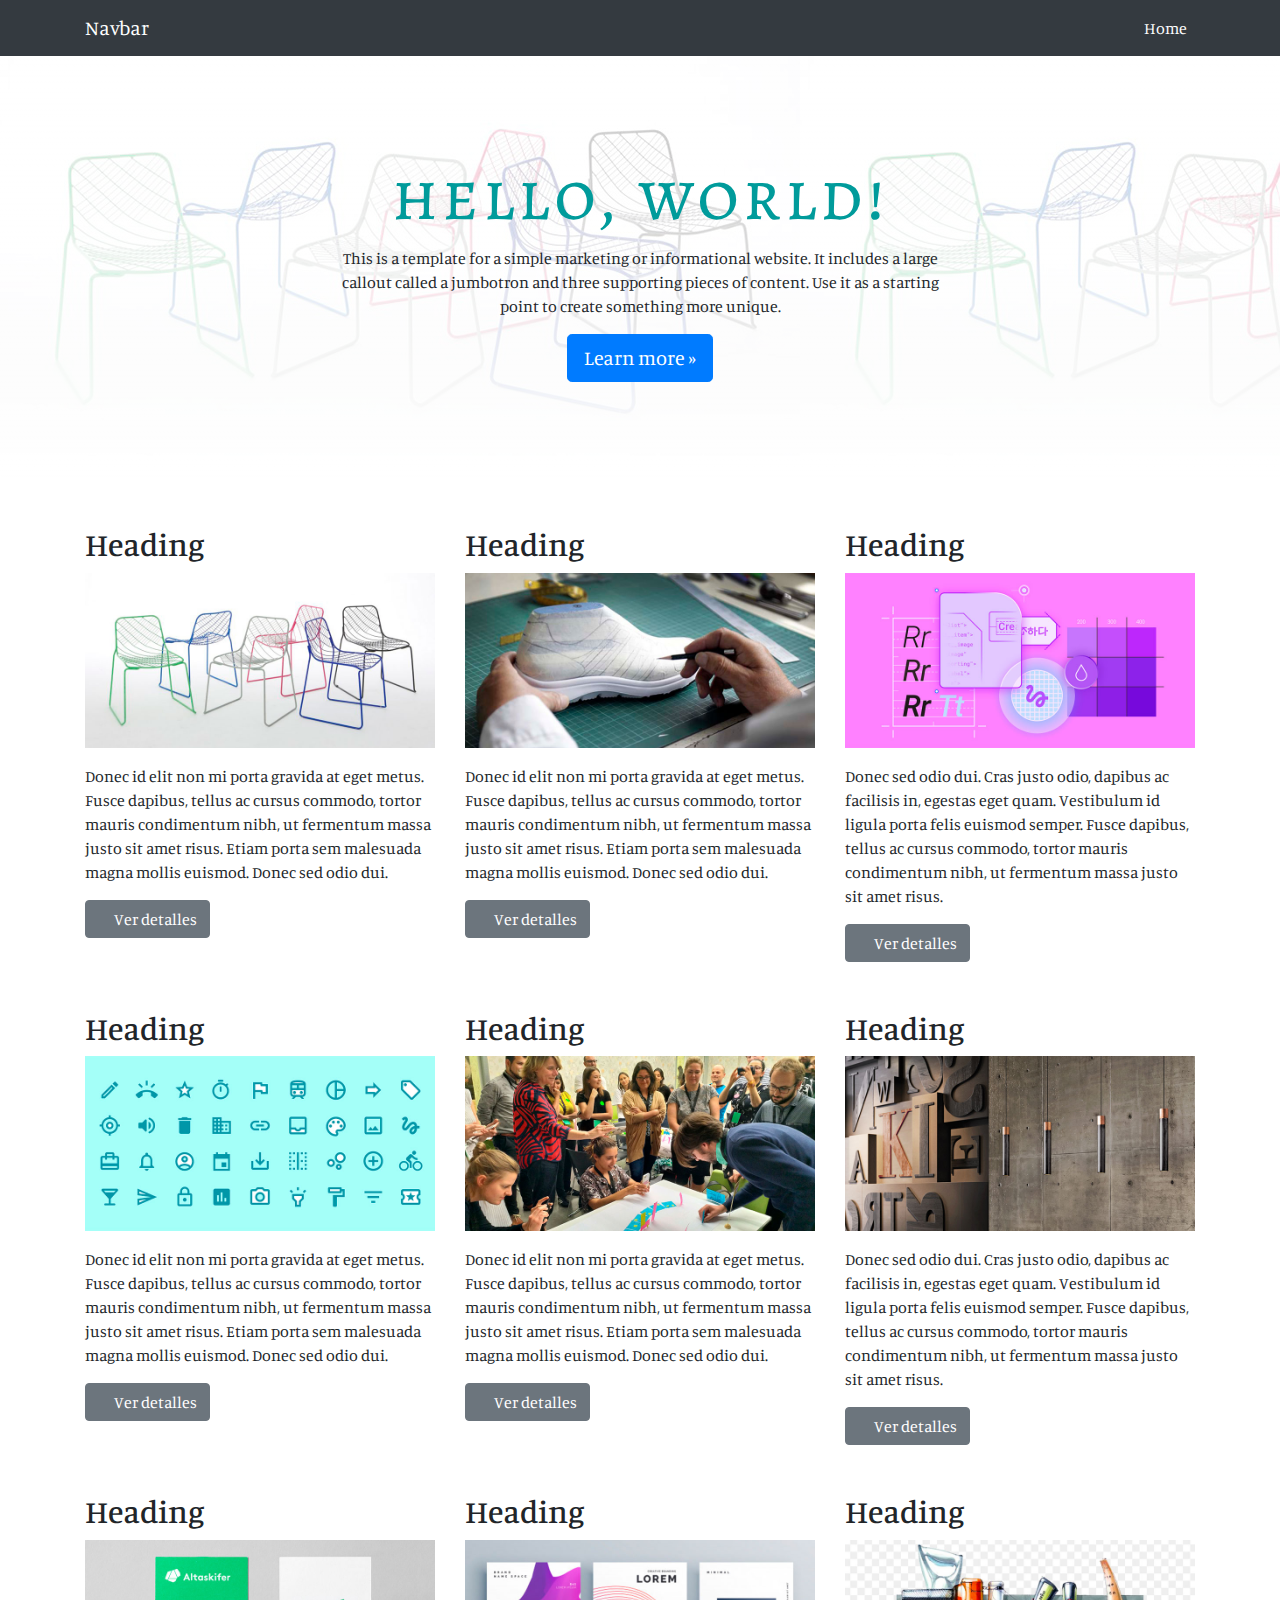
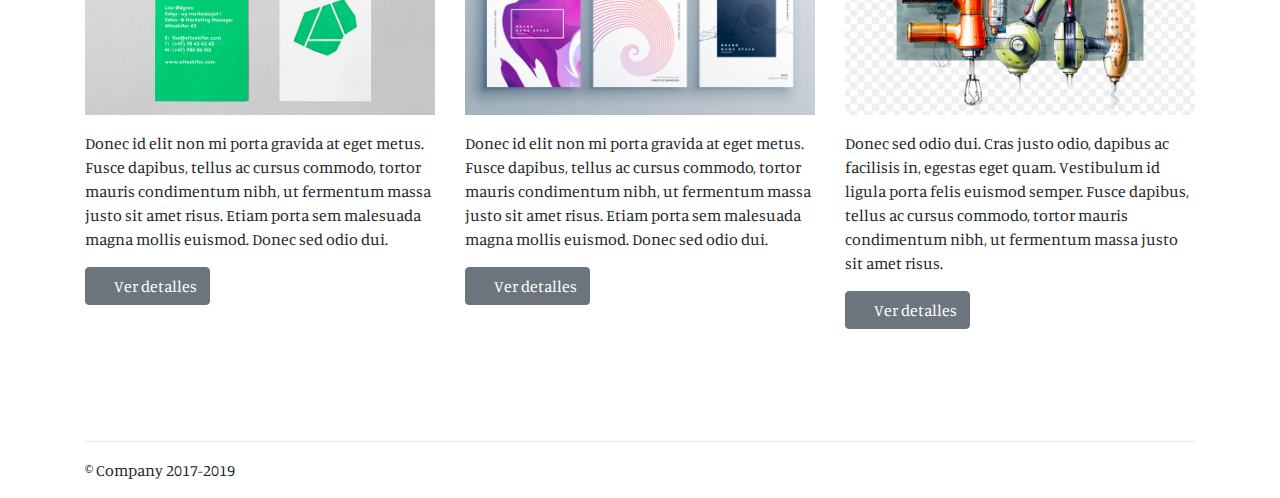
<file: clase-06/ejemplo-jumbotron/index.html>
<!doctype html>
<html lang="en">
  <head>
    <meta charset="utf-8">
    <meta name="viewport" content="width=device-width, initial-scale=1, shrink-to-fit=no">
    <meta name="description" content="">
    <title>Jumbotron Template · Bootstrap</title>
    <link rel="stylesheet" href="https://stackpath.bootstrapcdn.com/bootstrap/4.3.1/css/bootstrap.min.css" integrity="sha384-ggOyR0iXCbMQv3Xipma34MD+dH/1fQ784/j6cY/iJTQUOhcWr7x9JvoRxT2MZw1T" crossorigin="anonymous">
    <link rel="stylesheet" href="https://use.fontawesome.com/releases/v5.8.1/css/all.css" integrity="sha384-50oBUHEmvpQ+1lW4y57PTFmhCaXp0ML5d60M1M7uH2+nqUivzIebhndOJK28anvf" crossorigin="anonymous">    
    <link href="estilo.css" rel="stylesheet">
  </head>
  <body>
  <nav class="navbar navbar-expand-md navbar-dark fixed-top bg-dark">
  <div class="container">
  <a class="navbar-brand" href="#">Navbar</a>
  <button class="navbar-toggler" type="button" data-toggle="collapse" data-target="#navbarsExampleDefault" aria-controls="navbarsExampleDefault" aria-expanded="false" aria-label="Toggle navigation">
    <span class="navbar-toggler-icon"></span>
  </button>
  <div class="collapse navbar-collapse" id="navbarsExampleDefault">
    <ul class="navbar-nav ml-auto">
      <li class="nav-item active">
        <a class="nav-link" href="#">Home <span class="sr-only">(current)</span></a>
      </li>
  </ul>
</div>
</div>
</nav>

<main role="main">

  <!-- Main jumbotron for a primary marketing message or call to action -->
  <div class="jumbotron">
    <div class="container text-center">
      <h1 class="display-3">Hello, world!</h1>
      <p>This is a template for a simple marketing or informational website. It includes a large callout called a jumbotron and three supporting pieces of content. Use it as a starting point to create something more unique.</p>
      <p><a class="btn btn-primary btn-lg" href="#" role="button">Learn more &raquo;</a></p>
    </div>
  </div>

  <div class="container">
    <!-- Example row of columns -->
    <div class="row py-5">

       <!--item-->
      <div class="col-md-4 mb-5">
        <h2>Heading</h2>
        <img src="images/mono-1.jpg" class="img-fluid mb-3">
        <p>Donec id elit non mi porta gravida at eget metus. Fusce dapibus, tellus ac cursus commodo, tortor mauris condimentum nibh, ut fermentum massa justo sit amet risus. Etiam porta sem malesuada magna mollis euismod. Donec sed odio dui. </p>

        <!-- Button trigger modal 1 -->
        <button type="button" class="btn btn-secondary" data-toggle="modal" data-target="#primerModal"><i class="far fa-window-restore mr-3"></i>Ver detalles</button>

      </div>

       <!--item-->
      <div class="col-md-4 mb-5">
        <h2>Heading</h2>
        <img src="images/mono-2.jpg" class="img-fluid mb-3">
        <p>Donec id elit non mi porta gravida at eget metus. Fusce dapibus, tellus ac cursus commodo, tortor mauris condimentum nibh, ut fermentum massa justo sit amet risus. Etiam porta sem malesuada magna mollis euismod. Donec sed odio dui. </p>

        <!-- Button trigger modal 2 -->
        <button type="button" class="btn btn-secondary" data-toggle="modal" data-target="#segundoModal"><i class="far fa-window-restore mr-3"></i>Ver detalles</button>

      </div>

      <!--item-->
      <div class="col-md-4 mb-5">
        <h2>Heading</h2>
        <img src="images/mono-3.jpg" class="img-fluid mb-3">
        <p>Donec sed odio dui. Cras justo odio, dapibus ac facilisis in, egestas eget quam. Vestibulum id ligula porta felis euismod semper. Fusce dapibus, tellus ac cursus commodo, tortor mauris condimentum nibh, ut fermentum massa justo sit amet risus.</p>

        <!-- Button trigger modal 3 -->
        <button type="button" class="btn btn-secondary" data-toggle="modal" data-target="#tercerModal"><i class="far fa-window-restore mr-3"></i>Ver detalles</button>

      </div>

       <!--item-->
      <div class="col-md-4 mb-5">
        <h2>Heading</h2>
        <img src="images/mono-4.jpg" class="img-fluid mb-3">
        <p>Donec id elit non mi porta gravida at eget metus. Fusce dapibus, tellus ac cursus commodo, tortor mauris condimentum nibh, ut fermentum massa justo sit amet risus. Etiam porta sem malesuada magna mollis euismod. Donec sed odio dui. </p>

        <!-- Button trigger modal 4 -->
        <button type="button" class="btn btn-secondary" data-toggle="modal" data-target="#cuartoModal"><i class="far fa-window-restore mr-3"></i>Ver detalles</button>

      </div>

       <!--item-->
      <div class="col-md-4 mb-5">
        <h2>Heading</h2>
        <img src="images/mono-5.jpg" class="img-fluid mb-3">
        <p>Donec id elit non mi porta gravida at eget metus. Fusce dapibus, tellus ac cursus commodo, tortor mauris condimentum nibh, ut fermentum massa justo sit amet risus. Etiam porta sem malesuada magna mollis euismod. Donec sed odio dui. </p>

        <!-- Button trigger modal 5 -->
        <button type="button" class="btn btn-secondary" data-toggle="modal" data-target="#quintoModal"><i class="far fa-window-restore mr-3"></i>Ver detalles</button>

      </div>

      <!--item-->
      <div class="col-md-4 mb-5">
        <h2>Heading</h2>
        <img src="images/mono-6.jpg" class="img-fluid mb-3">
        <p>Donec sed odio dui. Cras justo odio, dapibus ac facilisis in, egestas eget quam. Vestibulum id ligula porta felis euismod semper. Fusce dapibus, tellus ac cursus commodo, tortor mauris condimentum nibh, ut fermentum massa justo sit amet risus.</p>

        <!-- Button trigger modal 6 -->
        <button type="button" class="btn btn-secondary" data-toggle="modal" data-target="#sextoModal"><i class="far fa-window-restore mr-3"></i>Ver detalles</button>

      </div>

       <!--item-->
      <div class="col-md-4 mb-5">
        <h2>Heading</h2>
        <img src="images/mono-7.jpg" class="img-fluid mb-3">
        <p>Donec id elit non mi porta gravida at eget metus. Fusce dapibus, tellus ac cursus commodo, tortor mauris condimentum nibh, ut fermentum massa justo sit amet risus. Etiam porta sem malesuada magna mollis euismod. Donec sed odio dui. </p>

        <!-- Button trigger modal 7 -->
        <button type="button" class="btn btn-secondary" data-toggle="modal" data-target="#septimoModal"><i class="far fa-window-restore mr-3"></i>Ver detalles</button>

      </div>

       <!--item-->
      <div class="col-md-4 mb-5">
        <h2>Heading</h2>
        <img src="images/mono-8.jpg" class="img-fluid mb-3">
        <p>Donec id elit non mi porta gravida at eget metus. Fusce dapibus, tellus ac cursus commodo, tortor mauris condimentum nibh, ut fermentum massa justo sit amet risus. Etiam porta sem malesuada magna mollis euismod. Donec sed odio dui. </p>

        <!-- Button trigger modal 8 -->
        <button type="button" class="btn btn-secondary" data-toggle="modal" data-target="#octavoModal"><i class="far fa-window-restore mr-3"></i>Ver detalles</button>

      </div>

      <!--item-->
      <div class="col-md-4 mb-5">
        <h2>Heading</h2>
        <img src="images/mono-9.jpg" class="img-fluid mb-3">
        <p>Donec sed odio dui. Cras justo odio, dapibus ac facilisis in, egestas eget quam. Vestibulum id ligula porta felis euismod semper. Fusce dapibus, tellus ac cursus commodo, tortor mauris condimentum nibh, ut fermentum massa justo sit amet risus.</p>

        <!-- Button trigger modal 9 -->
        <button type="button" class="btn btn-secondary" data-toggle="modal" data-target="#novenoModal"><i class="far fa-window-restore mr-3"></i>Ver detalles</button>

      </div>      


   <!--fin-->   
    </div>

    <hr>

  </div> <!-- /container -->

</main>

<footer class="container">
  <p>&copy; Company 2017-2019</p>
</footer>

<!-- ACÁ TIRO TODOS LOS MODALES-->

<!-- Modal 1 -->
<div class="modal fade" id="primerModal" tabindex="-1" role="dialog" aria-labelledby="exampleModalLabel" aria-hidden="true">
  <div class="modal-dialog modal-lg" role="document">
    <div class="modal-content">
      <div class="modal-header">
        <h5 class="modal-title" id="exampleModalLabel">Modal title</h5>
        <button type="button" class="close" data-dismiss="modal" aria-label="Close">
          <span aria-hidden="true">&times;</span>
        </button>
      </div>
      <div class="modal-body">
        <img src="images/mono-1.jpg" class="img-fluid mb-3">
        <p>Lorem ipsum dolor sit amet, consectetur adipiscing elit. Etiam lacinia scelerisque ullamcorper. Phasellus tincidunt fermentum cursus. In a est a sem volutpat gravida et eu nunc. Pellentesque pretium pretium augue, vitae pretium dui pellentesque nec.</p>
      </div>
      <div class="modal-footer">
        <button type="button" class="btn btn-secondary" data-dismiss="modal">Close</button>
        <button type="button" class="btn btn-secondary">Save changes</button>
      </div>
    </div>
  </div>
</div>

<!-- Modal 2 -->
<div class="modal fade" id="segundoModal" tabindex="-1" role="dialog" aria-labelledby="exampleModalLabel" aria-hidden="true">
  <div class="modal-dialog modal-lg" role="document">
    <div class="modal-content">
      <div class="modal-header">
        <h5 class="modal-title" id="exampleModalLabel">Modal title</h5>
        <button type="button" class="close" data-dismiss="modal" aria-label="Close">
          <span aria-hidden="true">&times;</span>
        </button>
      </div>
      <div class="modal-body">
        <img src="images/mono-2.jpg" class="img-fluid mb-3">
        <p>Lorem ipsum dolor sit amet, consectetur adipiscing elit. Etiam lacinia scelerisque ullamcorper. Phasellus tincidunt fermentum cursus. In a est a sem volutpat gravida et eu nunc. Pellentesque pretium pretium augue, vitae pretium dui pellentesque nec.</p>
      </div>
      <div class="modal-footer">
        <button type="button" class="btn btn-secondary" data-dismiss="modal">Close</button>
        <button type="button" class="btn btn-secondary">Save changes</button>
      </div>
    </div>
  </div>
</div>

<!-- Modal 3 -->
<div class="modal fade" id="tercerModal" tabindex="-1" role="dialog" aria-labelledby="exampleModalLabel" aria-hidden="true">
  <div class="modal-dialog modal-lg" role="document">
    <div class="modal-content">
      <div class="modal-header">
        <h5 class="modal-title" id="exampleModalLabel">Modal title</h5>
        <button type="button" class="close" data-dismiss="modal" aria-label="Close">
          <span aria-hidden="true">&times;</span>
        </button>
      </div>
      <div class="modal-body">
        <img src="images/mono-3.jpg" class="img-fluid mb-3">
        <p>Lorem ipsum dolor sit amet, consectetur adipiscing elit. Etiam lacinia scelerisque ullamcorper. Phasellus tincidunt fermentum cursus. In a est a sem volutpat gravida et eu nunc. Pellentesque pretium pretium augue, vitae pretium dui pellentesque nec.</p>
      </div>
      <div class="modal-footer">
        <button type="button" class="btn btn-secondary" data-dismiss="modal">Close</button>
        <button type="button" class="btn btn-secondary">Save changes</button>
      </div>
    </div>
  </div>
</div>

<!-- Modal 4 -->
<div class="modal fade" id="cuartoModal" tabindex="-1" role="dialog" aria-labelledby="exampleModalLabel" aria-hidden="true">
  <div class="modal-dialog modal-lg" role="document">
    <div class="modal-content">
      <div class="modal-header">
        <h5 class="modal-title" id="exampleModalLabel">Modal title</h5>
        <button type="button" class="close" data-dismiss="modal" aria-label="Close">
          <span aria-hidden="true">&times;</span>
        </button>
      </div>
      <div class="modal-body">
        <img src="images/mono-4.jpg" class="img-fluid mb-3">
        <p>Lorem ipsum dolor sit amet, consectetur adipiscing elit. Etiam lacinia scelerisque ullamcorper. Phasellus tincidunt fermentum cursus. In a est a sem volutpat gravida et eu nunc. Pellentesque pretium pretium augue, vitae pretium dui pellentesque nec.</p>
      </div>
      <div class="modal-footer">
        <button type="button" class="btn btn-secondary" data-dismiss="modal">Close</button>
        <button type="button" class="btn btn-secondary">Save changes</button>
      </div>
    </div>
  </div>
</div>

<!-- Modal 5 -->
<div class="modal fade" id="quintoModal" tabindex="-1" role="dialog" aria-labelledby="exampleModalLabel" aria-hidden="true">
  <div class="modal-dialog modal-lg" role="document">
    <div class="modal-content">
      <div class="modal-header">
        <h5 class="modal-title" id="exampleModalLabel">Modal title</h5>
        <button type="button" class="close" data-dismiss="modal" aria-label="Close">
          <span aria-hidden="true">&times;</span>
        </button>
      </div>
      <div class="modal-body">
        <img src="images/mono-5.jpg" class="img-fluid mb-3">
        <p>Lorem ipsum dolor sit amet, consectetur adipiscing elit. Etiam lacinia scelerisque ullamcorper. Phasellus tincidunt fermentum cursus. In a est a sem volutpat gravida et eu nunc. Pellentesque pretium pretium augue, vitae pretium dui pellentesque nec.</p>
      </div>
      <div class="modal-footer">
        <button type="button" class="btn btn-secondary" data-dismiss="modal">Close</button>
        <button type="button" class="btn btn-secondary">Save changes</button>
      </div>
    </div>
  </div>
</div>

<!-- Modal 6 -->
<div class="modal fade" id="sextoModal" tabindex="-1" role="dialog" aria-labelledby="exampleModalLabel" aria-hidden="true">
  <div class="modal-dialog modal-lg" role="document">
    <div class="modal-content">
      <div class="modal-header">
        <h5 class="modal-title" id="exampleModalLabel">Modal title</h5>
        <button type="button" class="close" data-dismiss="modal" aria-label="Close">
          <span aria-hidden="true">&times;</span>
        </button>
      </div>
      <div class="modal-body">
        <img src="images/mono-6.jpg" class="img-fluid mb-3">
        <p>Lorem ipsum dolor sit amet, consectetur adipiscing elit. Etiam lacinia scelerisque ullamcorper. Phasellus tincidunt fermentum cursus. In a est a sem volutpat gravida et eu nunc. Pellentesque pretium pretium augue, vitae pretium dui pellentesque nec.</p>
      </div>
      <div class="modal-footer">
        <button type="button" class="btn btn-secondary" data-dismiss="modal">Close</button>
        <button type="button" class="btn btn-secondary">Save changes</button>
      </div>
    </div>
  </div>
</div>

<!-- Modal 7 -->
<div class="modal fade" id="septimoModal" tabindex="-1" role="dialog" aria-labelledby="exampleModalLabel" aria-hidden="true">
  <div class="modal-dialog modal-lg" role="document">
    <div class="modal-content">
      <div class="modal-header">
        <h5 class="modal-title" id="exampleModalLabel">Modal title</h5>
        <button type="button" class="close" data-dismiss="modal" aria-label="Close">
          <span aria-hidden="true">&times;</span>
        </button>
      </div>
      <div class="modal-body">
        <img src="images/mono-7.jpg" class="img-fluid mb-3">
        <p>Lorem ipsum dolor sit amet, consectetur adipiscing elit. Etiam lacinia scelerisque ullamcorper. Phasellus tincidunt fermentum cursus. In a est a sem volutpat gravida et eu nunc. Pellentesque pretium pretium augue, vitae pretium dui pellentesque nec.</p>
      </div>
      <div class="modal-footer">
        <button type="button" class="btn btn-secondary" data-dismiss="modal">Close</button>
        <button type="button" class="btn btn-secondary">Save changes</button>
      </div>
    </div>
  </div>
</div>


<!-- Modal 8 -->
<div class="modal fade" id="octavoModal" tabindex="-1" role="dialog" aria-labelledby="exampleModalLabel" aria-hidden="true">
  <div class="modal-dialog modal-lg" role="document">
    <div class="modal-content">
      <div class="modal-header">
        <h5 class="modal-title" id="exampleModalLabel">Modal title</h5>
        <button type="button" class="close" data-dismiss="modal" aria-label="Close">
          <span aria-hidden="true">&times;</span>
        </button>
      </div>
      <div class="modal-body">
        <img src="images/mono-8.jpg" class="img-fluid mb-3">
        <p>Lorem ipsum dolor sit amet, consectetur adipiscing elit. Etiam lacinia scelerisque ullamcorper. Phasellus tincidunt fermentum cursus. In a est a sem volutpat gravida et eu nunc. Pellentesque pretium pretium augue, vitae pretium dui pellentesque nec.</p>
      </div>
      <div class="modal-footer">
        <button type="button" class="btn btn-secondary" data-dismiss="modal">Close</button>
        <button type="button" class="btn btn-secondary">Save changes</button>
      </div>
    </div>
  </div>
</div>


<!-- Modal 9 -->
<div class="modal fade" id="novenoModal" tabindex="-1" role="dialog" aria-labelledby="exampleModalLabel" aria-hidden="true">
  <div class="modal-dialog modal-lg" role="document">
    <div class="modal-content">
      <div class="modal-header">
        <h5 class="modal-title" id="exampleModalLabel">Modal title</h5>
        <button type="button" class="close" data-dismiss="modal" aria-label="Close">
          <span aria-hidden="true">&times;</span>
        </button>
      </div>
      <div class="modal-body">
        <img src="images/mono-9.jpg" class="img-fluid mb-3">
        <p>Lorem ipsum dolor sit amet, consectetur adipiscing elit. Etiam lacinia scelerisque ullamcorper. Phasellus tincidunt fermentum cursus. In a est a sem volutpat gravida et eu nunc. Pellentesque pretium pretium augue, vitae pretium dui pellentesque nec.</p>
      </div>
      <div class="modal-footer">
        <button type="button" class="btn btn-secondary" data-dismiss="modal">Close</button>
        <button type="button" class="btn btn-secondary">Save changes</button>
      </div>
    </div>
  </div>
</div>



<script src="https://ajax.googleapis.com/ajax/libs/jquery/3.3.1/jquery.min.js"></script>
<script src="https://cdnjs.cloudflare.com/ajax/libs/popper.js/1.14.7/umd/popper.min.js" integrity="sha384-UO2eT0CpHqdSJQ6hJty5KVphtPhzWj9WO1clHTMGa3JDZwrnQq4sF86dIHNDz0W1" crossorigin="anonymous"></script>
<script src="https://stackpath.bootstrapcdn.com/bootstrap/4.3.1/js/bootstrap.min.js" integrity="sha384-JjSmVgyd0p3pXB1rRibZUAYoIIy6OrQ6VrjIEaFf/nJGzIxFDsf4x0xIM+B07jRM" crossorigin="anonymous"></script>
</body>
</html>
</file>
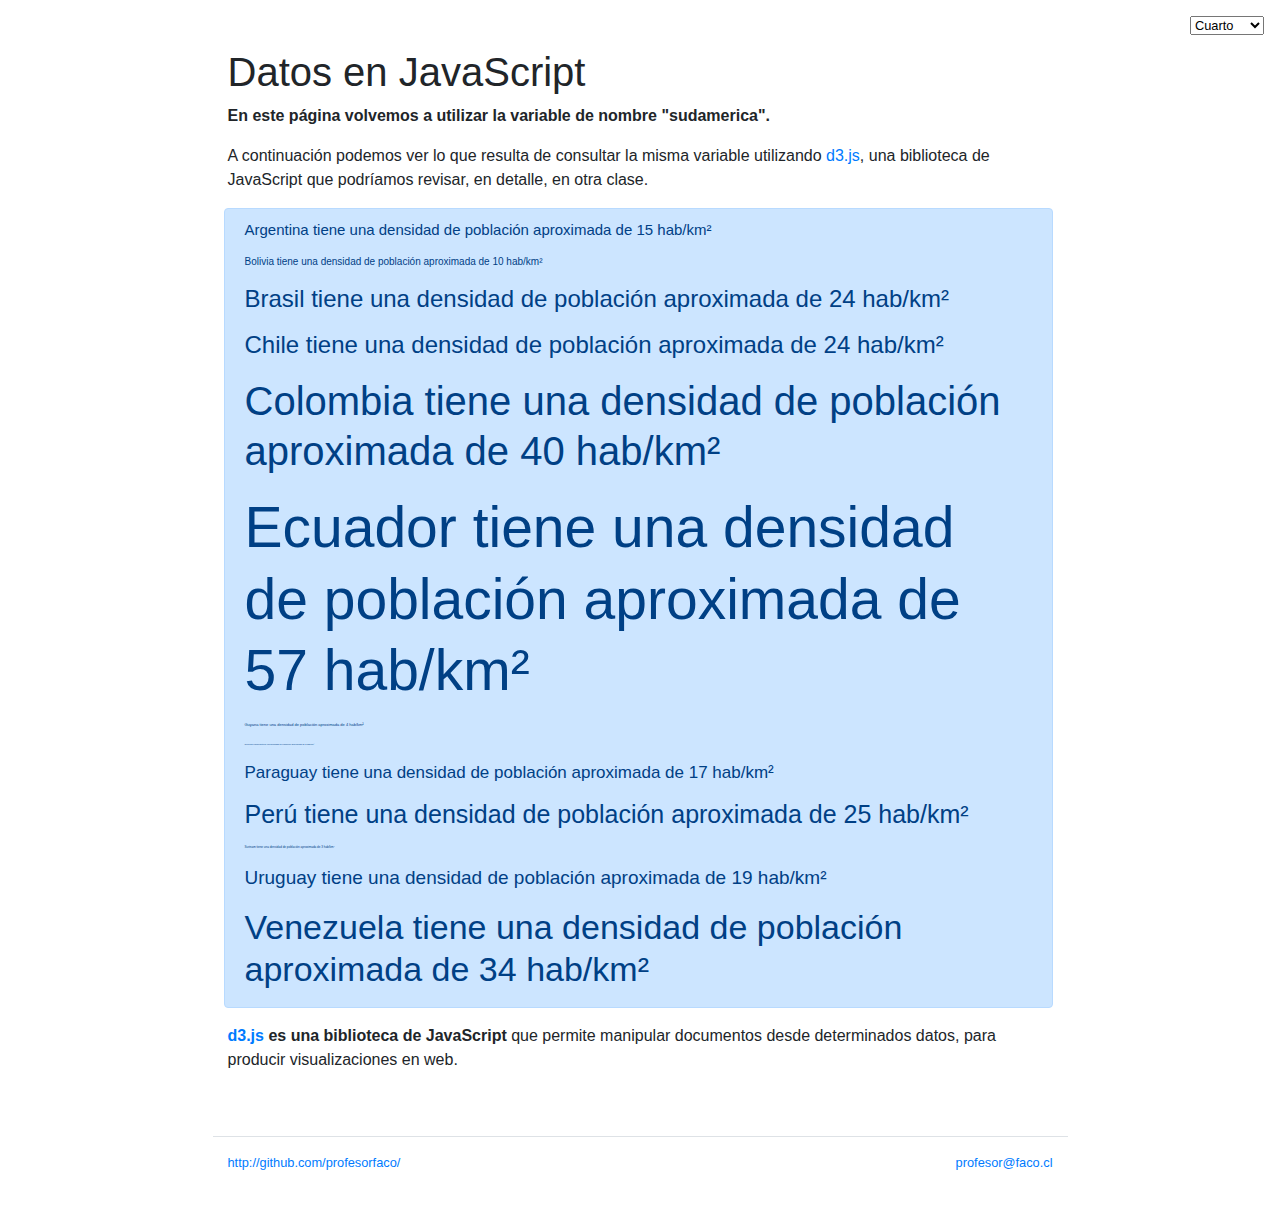
<file: clase-07/cuarto.html>
<!doctype html>
<html lang="en">

<head>
    <!-- Required meta tags -->
    <meta charset="utf-8">
    <meta name="viewport" content="width=device-width, initial-scale=1, shrink-to-fit=no">
    <link rel="stylesheet" href="css/bootstrap.min.css">
    <link rel="stylesheet" href="css/style.css">
    <title>Datos en JavaScript</title>
</head>

<body>
    <select onchange="location=this.value;">
        <option value="index.html">Portada</option>
        <option value="primero.html">Primero</option>
        <option value="segundo.html">Segundo</option>
        <option value="tercero.html">Tercero</option>
        <option value="cuarto.html" selected>Cuarto</option>
    </select>
    <div class="container">
        <div class="row">
            <div class="col-12 col-sm-11 col-md-10 col-lg-9 mx-auto py-5">
                <h1>Datos en JavaScript</h1>
                <p><strong>En este página volvemos a utilizar la variable de nombre "sudamerica".</strong></p>
                <p>A continuación podemos ver lo que resulta de consultar la misma variable utilizando <a href="https://d3js.org/" target="_blank">d3.js</a>, una biblioteca de JavaScript que podríamos revisar, en detalle, en otra clase.</p>

                <div class="alert alert-primary" id="aqui"></div>
                
                <p><strong><a href="https://d3js.org/" target="_blank">d3.js</a> es una biblioteca de JavaScript</strong> que permite manipular documentos desde determinados datos, para producir visualizaciones en web.</p>
            </div>
        </div>
    </div>
    <footer class="container">
        <div class="row">
            <div class="col-12 col-sm-11 col-md-10 col-lg-9 mx-auto pt-3 pb-5 border-top small text-muted d-flex justify-content-between align-items-center">
                <div><a href="http://github.com/profesorfaco">http://github.com/profesorfaco/</a></div>
                <div><a href="mailto:profesor@faco.cl">profesor@faco.cl</a></div>
            </div>
        </div>
    </footer>

    <script src="js/d3.min.js"></script>

    <script>
        var sudamerica = [{
            nombre: "Argentina",
            poblacion: 42890368,
            superficie: 2780400
        }, {
            nombre: "Bolivia",
            poblacion: 10888000,
            superficie: 1098581
        }, {
            nombre: "Brasil",
            poblacion: 202450649,
            superficie: 8514877
        }, {
            nombre: "Chile",
            poblacion: 18261884,
            superficie: 756102
        }, {
            nombre: "Colombia",
            poblacion: 45520000,
            superficie: 1141748
        }, {
            nombre: "Ecuador",
            poblacion: 16298217,
            superficie: 283561
        }, {
            nombre: "Guyana",
            poblacion: 761000,
            superficie: 214969
        }, {
            nombre: "Guayana Francesa",
            poblacion: 187000,
            superficie: 83534
        }, {
            nombre: "Paraguay",
            poblacion: 6953646,
            superficie: 406752
        }, {
            nombre: "Perú",
            poblacion: 32252018,
            superficie: 1285216
        }, {
            nombre: "Surinam",
            poblacion: 524000,
            superficie: 163820
        }, {
            nombre: "Uruguay",
            poblacion: 3372000,
            superficie: 176215
        }, {
            nombre: "Venezuela",
            poblacion: 31028337,
            superficie: 916445
        }];

        d3.select("#aqui").selectAll("p").data(sudamerica).enter().append("p").text(d => d.nombre + " tiene una densidad de población aproximada de " + Math.round(d.poblacion / d.superficie) + " hab/km²").style("font-size", function(d) {return ((Math.round(d.poblacion / d.superficie))) + "px";});
    </script>

</body>

</html>
</file>
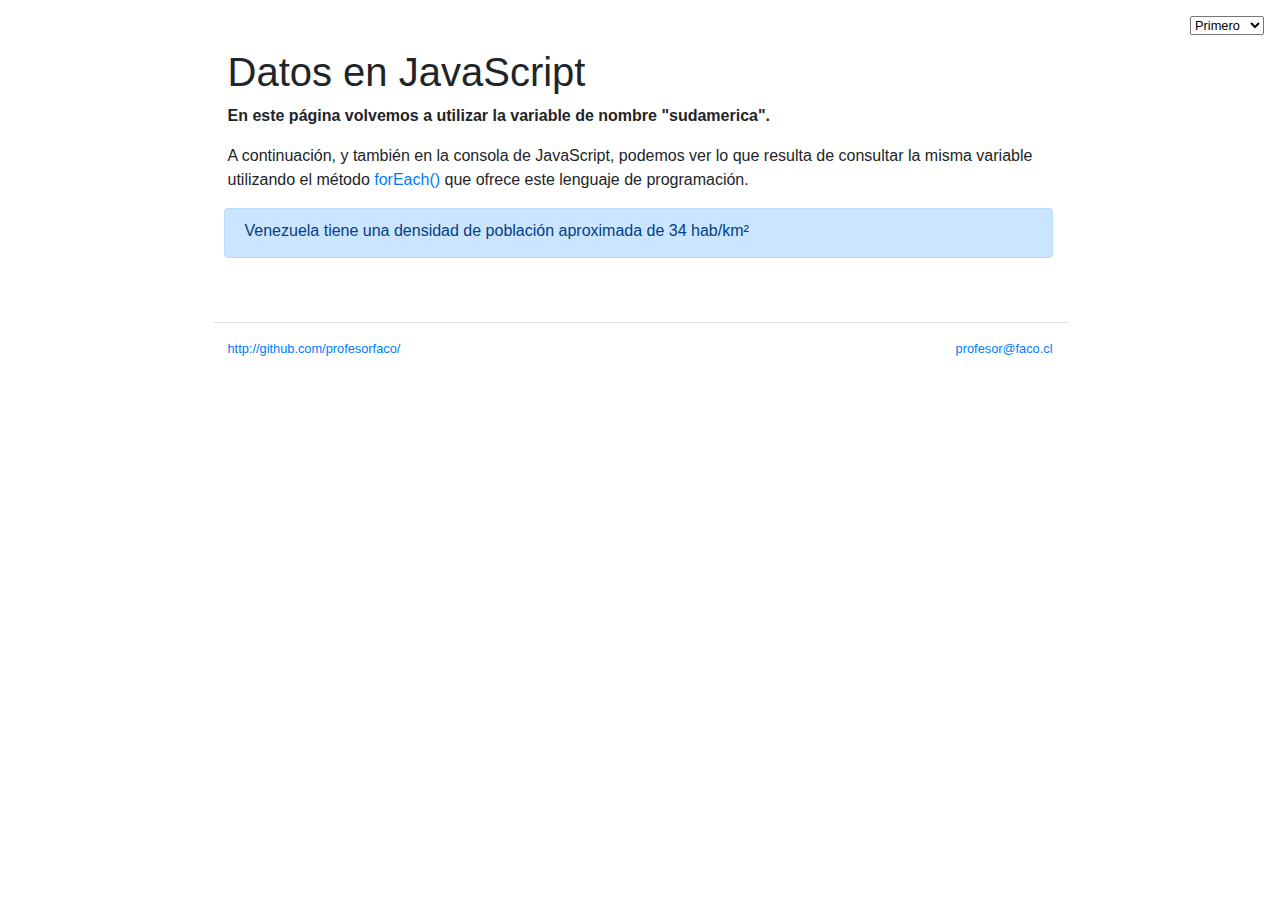
<file: clase-07/primero.html>
<!doctype html>
<html lang="en">

<head>
    <!-- Required meta tags -->
    <meta charset="utf-8">
    <meta name="viewport" content="width=device-width, initial-scale=1, shrink-to-fit=no">
    <link rel="stylesheet" href="css/bootstrap.min.css">
    <link rel="stylesheet" href="css/style.css">
    <title>Datos en JavaScript</title>
</head>

<body>
    <select onchange="location=this.value;">
        <option value="index.html">Portada</option>
        <option value="primero.html" selected>Primero</option>
        <option value="segundo.html">Segundo</option>
        <option value="tercero.html">Tercero</option>
        <option value="cuarto.html">Cuarto</option>
    </select>
    <div class="container">
        <div class="row">
            <div class="col-12 col-sm-11 col-md-10 col-lg-9 mx-auto py-5">
                <h1>Datos en JavaScript</h1>
                <p><strong>En este página volvemos a utilizar la variable de nombre "sudamerica".</strong></p>
                <p>A continuación, y también en la consola de JavaScript, podemos ver lo que resulta de consultar la misma variable utilizando el método <a href="https://developer.mozilla.org/es/docs/Web/JavaScript/Referencia/Objetos_globales/Array/forEach" target="_blank">forEach()</a> que ofrece este lenguaje de programación.</p>
                
                <div class="alert alert-primary" id="aqui"></div>
                
            </div>
        </div>
    </div>
    <footer class="container">
        <div class="row">
            <div class="col-12 col-sm-11 col-md-10 col-lg-9 mx-auto pt-3 pb-5 border-top small text-muted d-flex justify-content-between align-items-center">
                <div><a href="http://github.com/profesorfaco">http://github.com/profesorfaco/</a></div>
                <div><a href="mailto:profesor@faco.cl">profesor@faco.cl</a></div>
            </div>
        </div>
    </footer>

    <script>
        var sudamerica = [{
            nombre: "Argentina",
            poblacion: 42890368,
            superficie: 2780400
        }, {
            nombre: "Bolivia",
            poblacion: 10888000,
            superficie: 1098581
        }, {
            nombre: "Brasil",
            poblacion: 202450649,
            superficie: 8514877
        }, {
            nombre: "Chile",
            poblacion: 18261884,
            superficie: 756102
        }, {
            nombre: "Colombia",
            poblacion: 45520000,
            superficie: 1141748
        }, {
            nombre: "Ecuador",
            poblacion: 16298217,
            superficie: 283561
        }, {
            nombre: "Guyana",
            poblacion: 761000,
            superficie: 214969
        }, {
            nombre: "Guayana Francesa",
            poblacion: 187000,
            superficie: 83534
        }, {
            nombre: "Paraguay",
            poblacion: 6953646,
            superficie: 406752
        }, {
            nombre: "Perú",
            poblacion: 32252018,
            superficie: 1285216
        }, {
            nombre: "Surinam",
            poblacion: 524000,
            superficie: 163820
        }, {
            nombre: "Uruguay",
            poblacion: 3372000,
            superficie: 176215
        }, {
            nombre: "Venezuela",
            poblacion: 31028337,
            superficie: 916445
        }];

        sudamerica.forEach(function(elemento) {
            console.log(elemento.nombre + " tiene una densidad de población aproximada de " + Math.round(elemento.poblacion / elemento.superficie) + " hab./Km²");
            document.getElementById("aqui").innerHTML = "<p>" + elemento.nombre + " tiene una densidad de población aproximada de " + Math.round(elemento.poblacion / elemento.superficie) + " hab/km²" + "</p>"
        });
    </script>

</body>

</html>
</file>
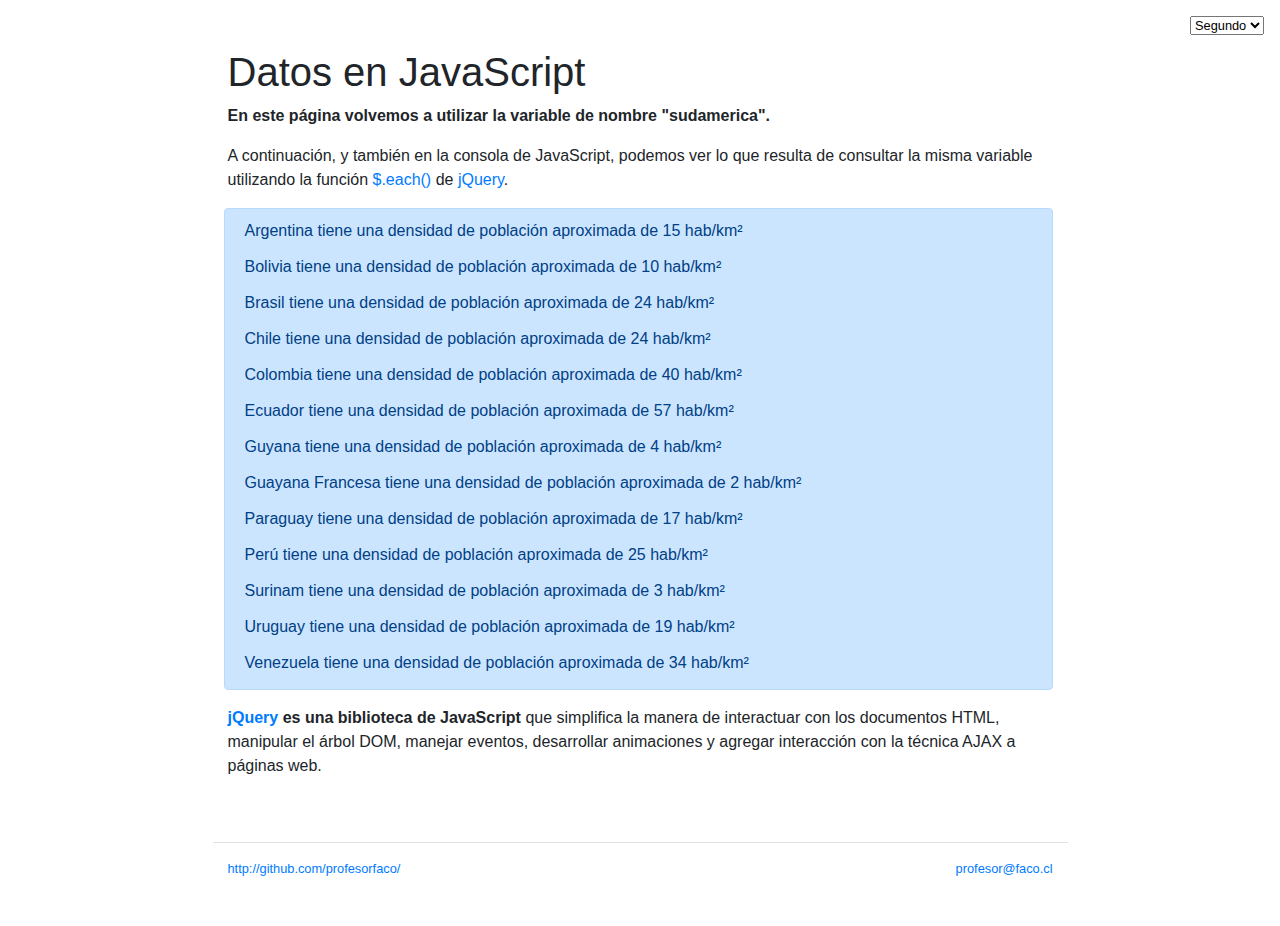
<file: clase-07/segundo.html>
<!doctype html>
<html lang="en">

<head>
    <!-- Required meta tags -->
    <meta charset="utf-8">
    <meta name="viewport" content="width=device-width, initial-scale=1, shrink-to-fit=no">
    <link rel="stylesheet" href="css/bootstrap.min.css">
    <link rel="stylesheet" href="css/style.css">
    <title>Datos en JavaScript</title>
</head>

<body>
    <select onchange="location=this.value;">
        <option value="index.html">Portada</option>
        <option value="primero.html">Primero</option>
        <option value="segundo.html" selected>Segundo</option>
        <option value="tercero.html">Tercero</option>
        <option value="cuarto.html">Cuarto</option>
    </select>
    <div class="container">
        <div class="row">
            <div class="col-12 col-sm-11 col-md-10 col-lg-9 mx-auto py-5">
                <h1>Datos en JavaScript</h1>
                <p><strong>En este página volvemos a utilizar la variable de nombre "sudamerica".</strong></p>
                <p>A continuación, y también en la consola de JavaScript, podemos ver lo que resulta de consultar la misma variable utilizando la función <a href="http://api.jquery.com/jquery.each/" target="_blank">$.each()</a> de <a href="https://jquery.com/" target="_blank">jQuery</a>.</p>
                
                <div class="alert alert-primary" id="aqui"></div>
                
                <p><strong><a href="https://jquery.com/" target="_blank">jQuery</a> es una biblioteca de JavaScript</strong> que simplifica la manera de interactuar con los documentos HTML, manipular el árbol DOM, manejar eventos, desarrollar animaciones y agregar interacción con la técnica AJAX a páginas web.</p>
            </div>
        </div>
    </div>
    <footer class="container">
        <div class="row">
            <div class="col-12 col-sm-11 col-md-10 col-lg-9 mx-auto pt-3 pb-5 border-top small text-muted d-flex justify-content-between align-items-center">
                <div><a href="http://github.com/profesorfaco">http://github.com/profesorfaco/</a></div>
                <div><a href="mailto:profesor@faco.cl">profesor@faco.cl</a></div>
            </div>
        </div>
    </footer>

    <script src="js/jquery.min.js"></script>

    <script>
        var sudamerica = [{
            nombre: "Argentina",
            poblacion: 42890368,
            superficie: 2780400
        }, {
            nombre: "Bolivia",
            poblacion: 10888000,
            superficie: 1098581
        }, {
            nombre: "Brasil",
            poblacion: 202450649,
            superficie: 8514877
        }, {
            nombre: "Chile",
            poblacion: 18261884,
            superficie: 756102
        }, {
            nombre: "Colombia",
            poblacion: 45520000,
            superficie: 1141748
        }, {
            nombre: "Ecuador",
            poblacion: 16298217,
            superficie: 283561
        }, {
            nombre: "Guyana",
            poblacion: 761000,
            superficie: 214969
        }, {
            nombre: "Guayana Francesa",
            poblacion: 187000,
            superficie: 83534
        }, {
            nombre: "Paraguay",
            poblacion: 6953646,
            superficie: 406752
        }, {
            nombre: "Perú",
            poblacion: 32252018,
            superficie: 1285216
        }, {
            nombre: "Surinam",
            poblacion: 524000,
            superficie: 163820
        }, {
            nombre: "Uruguay",
            poblacion: 3372000,
            superficie: 176215
        }, {
            nombre: "Venezuela",
            poblacion: 31028337,
            superficie: 916445
        }];

        $.each(sudamerica, function(i, elemento) {
            console.log(elemento.nombre + " tiene una densidad de población aproximada de " + Math.round(elemento.poblacion / elemento.superficie) + " hab/km²");
            $("#aqui").append("<p>" + elemento.nombre + " tiene una densidad de población aproximada de " + Math.round(elemento.poblacion / elemento.superficie) + " hab/km²" + "</p>");
        });
    </script>

</body>

</html>
</file>
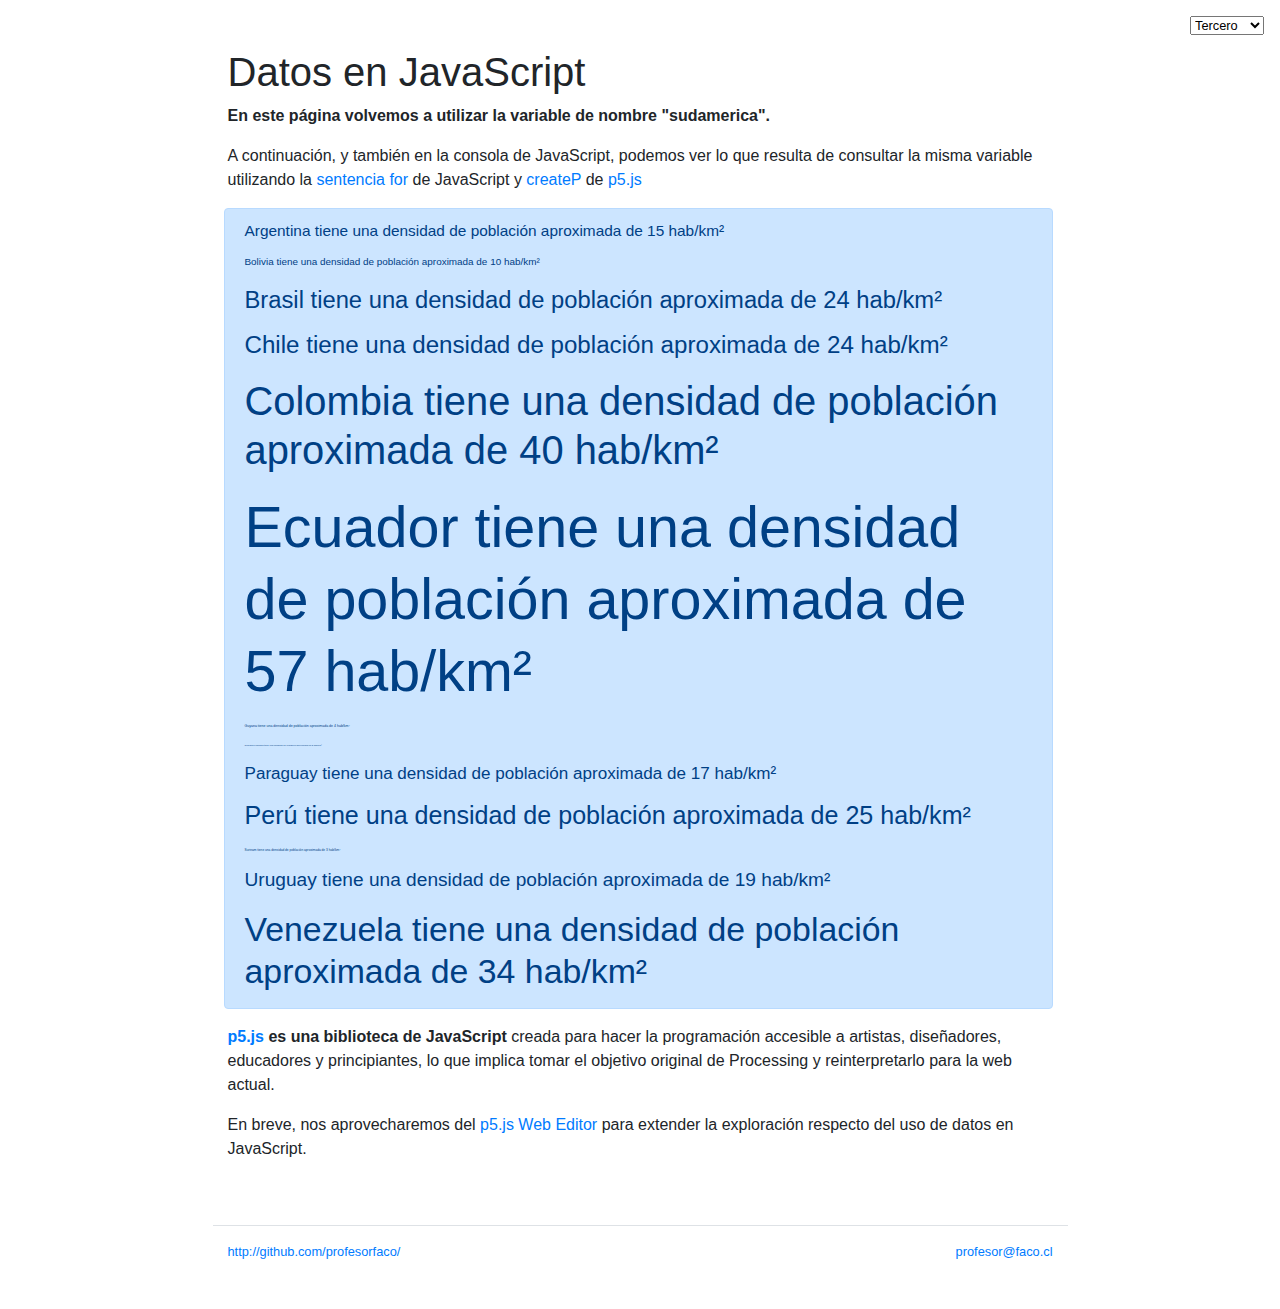
<file: clase-07/tercero.html>
<!doctype html>
<html lang="en">

<head>
    <!-- Required meta tags -->
    <meta charset="utf-8">
    <meta name="viewport" content="width=device-width, initial-scale=1, shrink-to-fit=no">
    <link rel="stylesheet" href="css/bootstrap.min.css">
    <link rel="stylesheet" href="css/style.css">
    <title>Datos en JavaScript</title>
</head>

<body>
    <select onchange="location=this.value;">
        <option value="index.html">Portada</option>
        <option value="primero.html">Primero</option>
        <option value="segundo.html">Segundo</option>
        <option value="tercero.html" selected>Tercero</option>
        <option value="cuarto.html">Cuarto</option>
    </select>
    <div class="container">
        <div class="row">
            <div class="col-12 col-sm-11 col-md-10 col-lg-9 mx-auto py-5">
                <h1>Datos en JavaScript</h1>
                <p><strong>En este página volvemos a utilizar la variable de nombre "sudamerica".</strong></p>
                <p>A continuación, y también en la consola de JavaScript, podemos ver lo que resulta de consultar la misma variable utilizando la <a href="https://developer.mozilla.org/es/docs/Web/JavaScript/Guide/Bucles_e_iteraci%C3%B3n#sentencia_for" target="_blank">sentencia for</a> de JavaScript y <a href="https://p5js.org/es/reference/#/p5/createP">createP</a> de <a href="https://p5js.org/es/" target="_blank">p5.js</a></p>

                <div class="alert alert-primary" id="aqui"></div>
                
                <p><strong><a href="https://p5js.org/es/" target="_blank">p5.js</a> es una biblioteca de JavaScript</strong> creada para hacer la programación accesible a artistas, diseñadores, educadores y principiantes, lo que implica tomar el objetivo original de Processing y reinterpretarlo para la web actual.</p>
                <p>En breve, nos aprovecharemos del <a href="https://editor.p5js.org/" target="_blank">p5.js Web Editor</a> para extender la exploración respecto del uso de datos en JavaScript. </p>
            </div>
        </div>
    </div>
    <footer class="container">
        <div class="row">
            <div class="col-12 col-sm-11 col-md-10 col-lg-9 mx-auto pt-3 pb-5 border-top small text-muted d-flex justify-content-between align-items-center">
                <div><a href="http://github.com/profesorfaco">http://github.com/profesorfaco/</a></div>
                <div><a href="mailto:profesor@faco.cl">profesor@faco.cl</a></div>
            </div>
        </div>
    </footer>

    <script src="js/p5.min.js"></script>
    <script src="js/p5.dom.min.js"></script>

    <script>
        var sudamerica = [{
            nombre: "Argentina",
            poblacion: 42890368,
            superficie: 2780400
        }, {
            nombre: "Bolivia",
            poblacion: 10888000,
            superficie: 1098581
        }, {
            nombre: "Brasil",
            poblacion: 202450649,
            superficie: 8514877
        }, {
            nombre: "Chile",
            poblacion: 18261884,
            superficie: 756102
        }, {
            nombre: "Colombia",
            poblacion: 45520000,
            superficie: 1141748
        }, {
            nombre: "Ecuador",
            poblacion: 16298217,
            superficie: 283561
        }, {
            nombre: "Guyana",
            poblacion: 761000,
            superficie: 214969
        }, {
            nombre: "Guayana Francesa",
            poblacion: 187000,
            superficie: 83534
        }, {
            nombre: "Paraguay",
            poblacion: 6953646,
            superficie: 406752
        }, {
            nombre: "Perú",
            poblacion: 32252018,
            superficie: 1285216
        }, {
            nombre: "Surinam",
            poblacion: 524000,
            superficie: 163820
        }, {
            nombre: "Uruguay",
            poblacion: 3372000,
            superficie: 176215
        }, {
            nombre: "Venezuela",
            poblacion: 31028337,
            superficie: 916445
        }];

        function setup() {
            noCanvas();
            for (var x = 0; x < sudamerica.length; x++) {
                createP(sudamerica[x].nombre + " tiene una densidad de población aproximada de " + Math.round(sudamerica[x].poblacion / sudamerica[x].superficie) + " hab/km²").style("font-size", (sudamerica[x].poblacion / sudamerica[x].superficie) + "px").parent(aqui);
                console.log(sudamerica[x].nombre + " tiene una densidad de población aproximada de " + Math.round(sudamerica[x].poblacion / sudamerica[x].superficie) + " hab/km²");
            }
        }
    </script>

</body>

</html>
</file>
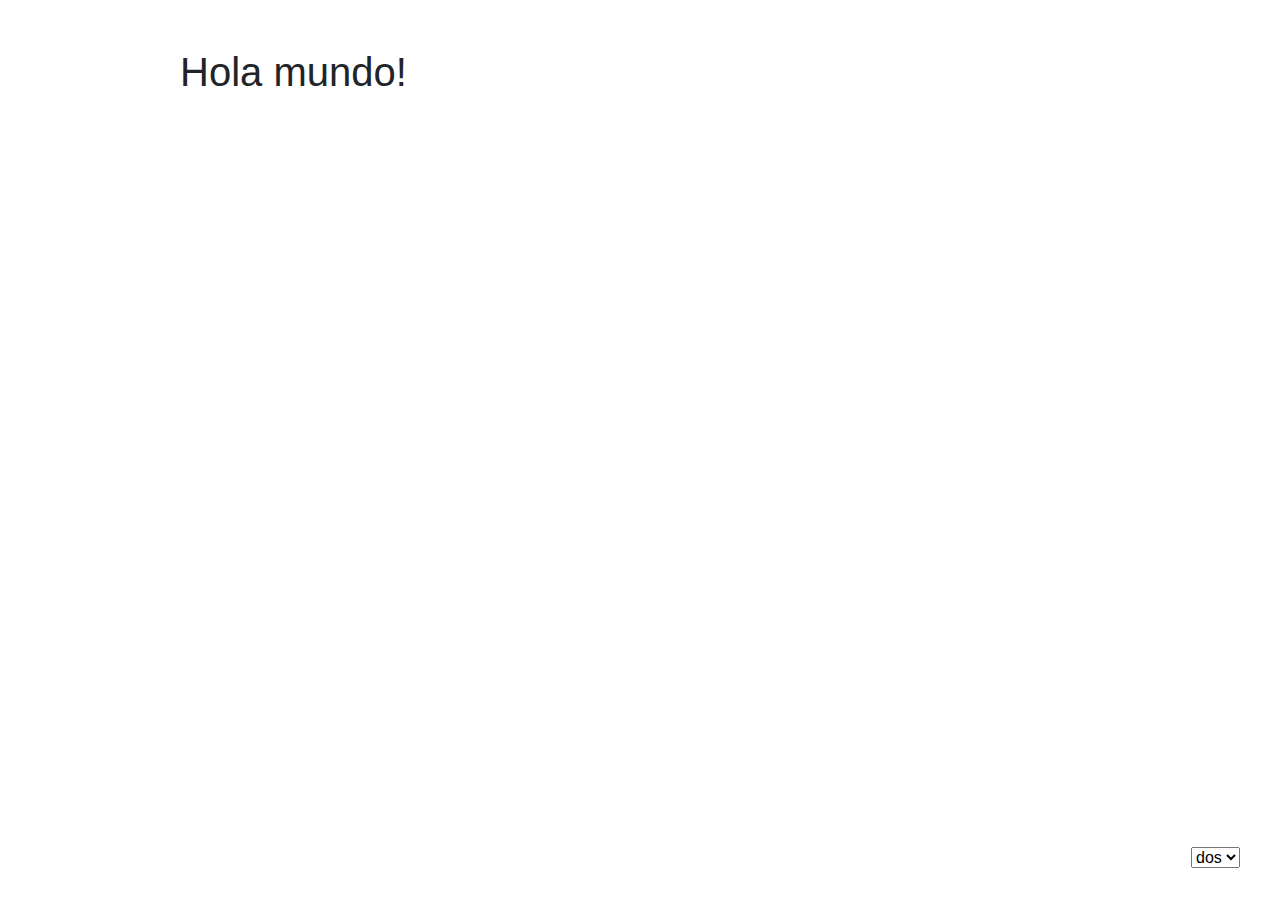
<file: clase-09/dos.html>
<!doctype html>
<html lang="es">
  <head>
    <meta charset="utf-8">
    <meta name="viewport" content="width=device-width, initial-scale=1, shrink-to-fit=no">
    <link rel="stylesheet" href="https://stackpath.bootstrapcdn.com/bootstrap/4.3.1/css/bootstrap.min.css" integrity="sha384-ggOyR0iXCbMQv3Xipma34MD+dH/1fQ784/j6cY/iJTQUOhcWr7x9JvoRxT2MZw1T" crossorigin="anonymous">
    <link rel="stylesheet" href="style.css">
    <title>Hello, world!</title>
  </head>
  <body>
    <div class="container">
      <div class="row py-5">
        <div class="col-11 col-sm-10 mx-auto">
          <h1>Hello, world!</h1>  
        </div>  
      </div>      
    </div>
      <select id="menu" onchange="location=this.value;">
        <option value="index.html">uno</option>
        <option value="dos.html" selected>dos</option>
        <option value="tres.html">tres</option>
    </select>
    <!-- a la versión jquery.slim.min.js le faltan algunas cosas que necesitaremos-->
    <script src="https://ajax.googleapis.com/ajax/libs/jquery/3.4.0/jquery.min.js"></script>
    <!-- después de jQuery viene Popper.js y luego Bootstrap JS -->
    <script src="https://cdnjs.cloudflare.com/ajax/libs/popper.js/1.14.7/umd/popper.min.js" integrity="sha384-UO2eT0CpHqdSJQ6hJty5KVphtPhzWj9WO1clHTMGa3JDZwrnQq4sF86dIHNDz0W1" crossorigin="anonymous"></script>
    <script src="https://stackpath.bootstrapcdn.com/bootstrap/4.3.1/js/bootstrap.min.js" integrity="sha384-JjSmVgyd0p3pXB1rRibZUAYoIIy6OrQ6VrjIEaFf/nJGzIxFDsf4x0xIM+B07jRM" crossorigin="anonymous"></script>
    <!-- después de ir por las bibliotecas, puedes aprovecharlas-->
    <script>
      //en el código fuente, h1 contiene un mensaje distinto del que se ve
      $("h1").text("Hola mundo!");
    </script>
  </body>
</html>
</file>
<file: clase-02/estilo.css>
@keyframes colores {
  from {background: rgba(127, 217, 243, 1.00);}
  to {background: rgba(0, 200, 231, 1.00);}
}

body {
  color:#37474f;
  padding:0; 
  margin:0; 
  font-family: Helvetica, Arial, sans-serif; 
  line-height: 1.75;
  overflow-x: hidden;
  animation-name: colores;
  animation-duration: 3s;
  animation-iteration-count: infinite;
  animation-direction: alternate;  
}

a{
  color:#222;
}

a:hover{
  color:#000;
  text-decoration: none;
}

:lang(en){
  font-style: italic;
}

h1,h2{margin:0; padding:0;}

.hidden{
    display: none;
}

.imagen{
  height:60vh;
  width:100vw;
  background:white url('img/nadar.jpg') center center no-repeat;
  backgroun-size:cover;
}

.texto{
  padding:2rem 6rem 4rem 6rem;
}

pre{
  overflow-x: auto;
  background:rgba(255,255,255,0.25);
  padding:0.5rem;
  margin:1rem -0.5rem 1.75rem -0.5rem;
}

code{
  font-size:90%;
  color:#c00;  
}
</file>
<file: clase-04/style.css>
@import url('https://fonts.googleapis.com/css?family=Abril+Fatface');

body {
	font-family: 'Abril Fatface', cursive;
	padding-top: 3.5rem;
}

.jumbotron{
	background: linear-gradient(to bottom, rgba(255, 200, 200, 0.45) 0%, rgba(255, 200, 200, 0.9) 100%), url("https://img.chilango.com/2018/10/nueva-pel%C3%ADcula-de-bob-esponja.jpg");
	background-repeat:no-repeat;
	background-size:cover;
	background-position:center center;
}



/*

	background: linear-gradient(to bottom, rgba(255, 200, 200, 0.45) 0%, rgba(255, 200, 200, 0.9) 100%), url("http://…");

*/
</file>
<file: clase-07/css/style.css>
select{
	position: fixed; 
	z-index:999999; 
	top:1rem; 
	right:1rem;
	font-size:80%;
}
span{
	border-bottom:1px solid #ddd;
	border-right:1px solid #ddd;
	border-radius: 4px;
	background:#eee;
	padding:0.2rem 0.4rem;
	line-height: 1.4;
	font-size:80%;
	text-shadow: 0 0 1px #ccc;
	font-weight: 600;
}

strong{
	font-weight: 600;	
}

.alert{
	padding-bottom:0;
	margin-left:-0.25rem;
}

.alert p{
	line-height: 1.25;
}
</file>
<file: clase-09/style.css>
#menu{
	position: fixed;
	bottom:2rem;
	right:2.5rem;
}
</file>
<file: clase-06/ejemplo-album/estilo.css>
@import url('https://fonts.googleapis.com/css?family=Manuale:400,500,700');

@import url('https://fonts.googleapis.com/css?family=Alegreya+SC:900');


body{
  font-family: 'Manuale', serif;
  background:rgba(15,15,35,1);

}

h1{
  font-family: 'Alegreya SC', serif;
  font-weight: 900;
  text-transform: lowercase;
  letter-spacing: 0.25rem;
  color:rgba(255, 255, 255, 0.5);
}

.jumbotron {
  padding-top: 3rem;
  padding-bottom: 3rem;
  margin-bottom: 0;
  background: linear-gradient(to bottom right, rgba(255,0,0,.7), rgba(0,0,255,.7)),url('images/escuela.png');
  backrgound-size:cover;
  background-position: center center;
  background-repeat:no-repeat;
}

@media (min-width: 768px) {
  .jumbotron {
    padding-top: 6rem;
    padding-bottom: 6rem;
  }
}

.jumbotron p:last-child {
  margin-bottom: 0;
}

.jumbotron-heading {
  font-weight: 300;
}

.jumbotron .container {
  max-width: 40rem;
}

footer {
  padding-top: 3rem;
  padding-bottom: 3rem;
  border-bottom:3px solid rgba(0, 112, 255, 1.00);
}

footer p {
  margin-bottom: .25rem;
}

      .bd-placeholder-img {
        font-size: 1.125rem;
        text-anchor: middle;
        -webkit-user-select: none;
        -moz-user-select: none;
        -ms-user-select: none;
        user-select: none;
      }

      @media (min-width: 768px) {
        .bd-placeholder-img-lg {
          font-size: 3.5rem;
        }
      }
</file>
<file: clase-06/ejemplo-jumbotron/estilo.css>
@import url('https://fonts.googleapis.com/css?family=Manuale:400,500,700');

@import url('https://fonts.googleapis.com/css?family=Alegreya+SC:900');

/* Move down content because we have a fixed navbar that is 3.5rem tall */
body {
  padding-top: 3.5rem;
  font-family: 'Manuale', serif;
}


h1{
  font-family: 'Alegreya SC', serif;
  font-weight: 900;
  text-transform: lowercase;
  letter-spacing: 0.25rem;
  color:rgba(0, 155, 155, 1.00);
}

.jumbotron {
  padding-top: 3rem;
  padding-bottom: 3rem;
  margin-bottom: 0;
  background:linear-gradient(to bottom, rgba(255,255,255,0.7), rgba(255,255,255,1)),url('images/mono-1.jpg');
}
@media (min-width: 768px) {
  .jumbotron {
    padding-top: 6rem;
    padding-bottom: 6rem;
  }
}

.jumbotron p:last-child {
  margin-bottom: 0;
}

.jumbotron-heading {
  font-weight: 300;
}

.jumbotron .container {
  max-width: 40rem;
}
</file>
